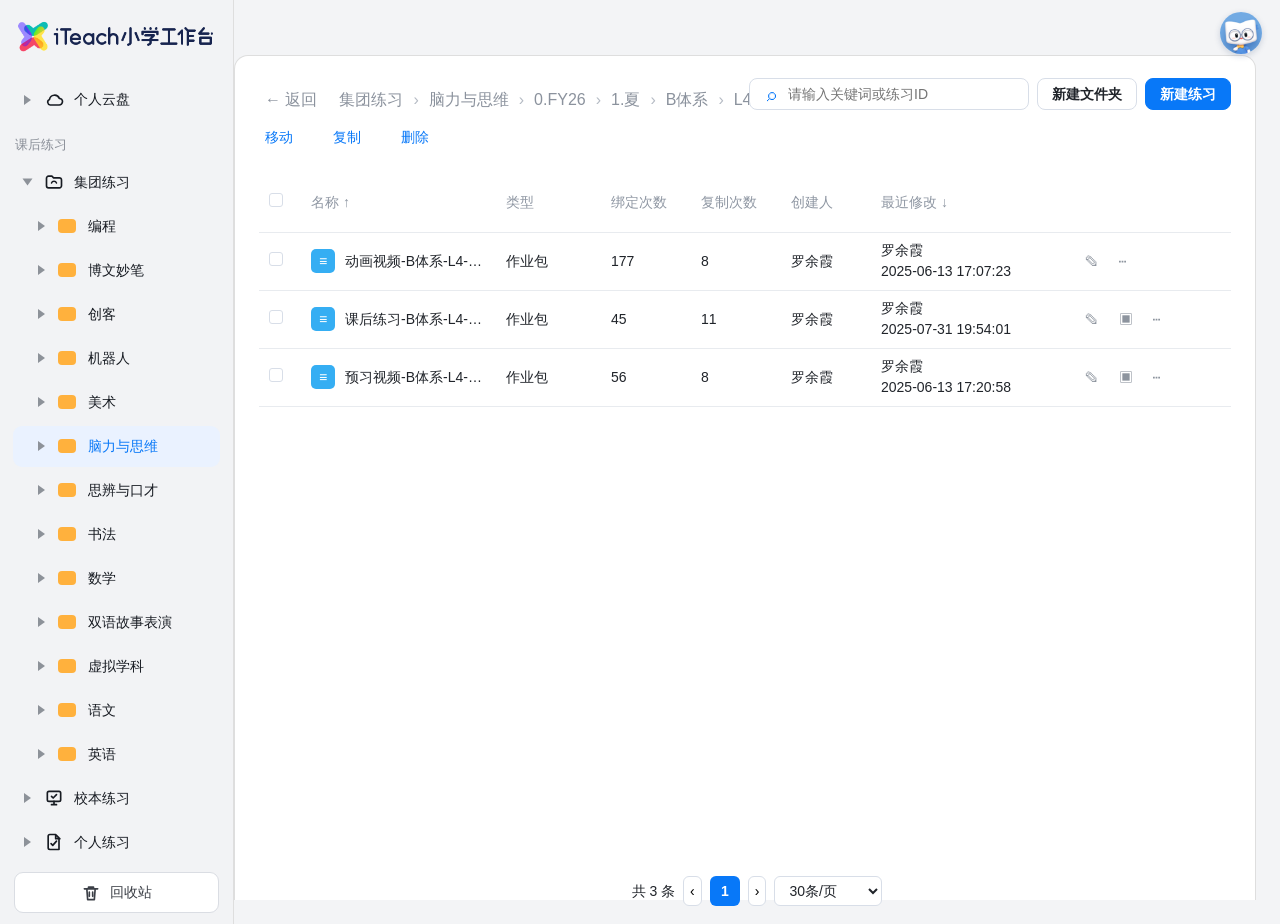
<file: index.html>
<!doctype html>
<html lang="zh-CN">
  <head>
    <meta charset="utf-8" />
    <meta name="viewport" content="width=device-width, initial-scale=1" />
    <title>iTeach小学工作台 - 新建费曼任务</title>
    <link rel="stylesheet" href="assets/styles.css" />
    <link rel="stylesheet" href="assets/question-picker.css" />
    <link rel="stylesheet" href="assets/image-upload.css" />
    <link rel="stylesheet" href="assets/rule-dialog.css" />
    <link rel="stylesheet" href="assets/student-preview.css" />
    <link rel="stylesheet" href="assets/creation-variants.css" />
  </head>
  <body>
    <div class="iteach-app">
      <aside class="iteach-sidebar">
        <div class="sidebar-logo"><img src="assets/iteach-logo.png" alt="iTeach小学工作台" /></div>
        <nav class="iteach-nav" aria-label="主导航">
          <a class="nav-row" href="#"><span class="tri"></span><span class="nav-icon icon-cloud"></span><span class="nav-label">个人云盘</span></a>
          <div class="nav-group-title">课后练习</div>
          <button class="nav-row expanded" id="group-practice-toggle" type="button" aria-expanded="true" aria-controls="group-practice-children"><span class="tri"></span><span class="nav-icon icon-folder-check"></span><span class="nav-label">集团练习</span></button>
          <div id="group-practice-children">
            <a class="nav-row folder-child" href="#"><span class="tri"></span><span class="folder-dot"></span><span class="nav-label">编程</span></a>
            <a class="nav-row folder-child" href="#"><span class="tri"></span><span class="folder-dot"></span><span class="nav-label">博文妙笔</span></a>
            <a class="nav-row folder-child" href="#"><span class="tri"></span><span class="folder-dot"></span><span class="nav-label">创客</span></a>
            <a class="nav-row folder-child" href="#"><span class="tri"></span><span class="folder-dot"></span><span class="nav-label">机器人</span></a>
            <a class="nav-row folder-child" href="#"><span class="tri"></span><span class="folder-dot"></span><span class="nav-label">美术</span></a>
            <a class="nav-row folder-child active" href="#" data-subject-entry="brain"><span class="tri"></span><span class="folder-dot"></span><span class="nav-label">脑力与思维</span></a>
            <a class="nav-row folder-child" href="#"><span class="tri"></span><span class="folder-dot"></span><span class="nav-label">思辨与口才</span></a>
            <a class="nav-row folder-child" href="#"><span class="tri"></span><span class="folder-dot"></span><span class="nav-label">书法</span></a>
            <a class="nav-row folder-child" href="#"><span class="tri"></span><span class="folder-dot"></span><span class="nav-label">数学</span></a>
            <a class="nav-row folder-child" href="#" data-subject-entry="bilingual"><span class="tri"></span><span class="folder-dot"></span><span class="nav-label">双语故事表演</span></a>
            <a class="nav-row folder-child" href="#"><span class="tri"></span><span class="folder-dot"></span><span class="nav-label">虚拟学科</span></a>
            <a class="nav-row folder-child" href="#"><span class="tri"></span><span class="folder-dot"></span><span class="nav-label">语文</span></a>
            <a class="nav-row folder-child" href="#"><span class="tri"></span><span class="folder-dot"></span><span class="nav-label">英语</span></a>
          </div>
          <a class="nav-row" href="#"><span class="tri"></span><span class="nav-icon icon-screen-check"></span><span class="nav-label">校本练习</span></a>
          <a class="nav-row" href="#"><span class="tri"></span><span class="nav-icon icon-file-check"></span><span class="nav-label">个人练习</span></a>
          <a class="nav-row expanded" href="#"><span class="tri"></span><span class="nav-icon icon-link"></span><span class="nav-label">绑定练习</span></a>
          <a class="nav-row child" href="pages/class-detail.html"><span class="nav-icon icon-clipboard"></span><span class="nav-label">班级练习详情</span></a>
        </nav>
        <button class="recycle" type="button"><span class="nav-icon icon-trash"></span><span>回收站</span></button>
      </aside>

      <main class="iteach-main">
        <div class="avatar" aria-label="当前用户">owl</div>
        <section class="workspace">
          <header class="workspace-head">
            <div class="path-tools">
              <div class="workspace-path"><button class="back-link" type="button">← 返回</button><span>集团练习</span><span id="workspace-subject-label">脑力与思维</span><span>0.FY26</span><span>1.夏</span><span>B体系</span><span>L4-B</span><strong>第2章-和差倍综合<span class="title-count">（共3个）</span></strong></div>
              <div class="list-tools"><button type="button">移动</button><button type="button">复制</button><button type="button">删除</button></div>
            </div>
            <div class="head-actions">
              <label class="search" aria-label="搜索"><span>⌕</span><input placeholder="请输入关键词或练习ID" /></label>
              <button class="btn" type="button">新建文件夹</button>
              <div class="new-menu">
                <button class="btn primary" id="new-practice-btn" type="button">新建练习</button>
                <div class="menu-popover new-menu-popover">
                  <button type="button">口语跟读</button>
                  <button type="button">单词听写</button>
                  <button type="button">主观题练习</button>
                  <button type="button">作业包</button>
                  <button id="new-feynman-ai-entry" type="button">费曼任务(AI)</button>
                  <button id="new-feynman-teacher-entry" type="button">费曼任务(真人)</button>
                </div>
              </div>
            </div>
          </header>

          <section class="resource-table">
            <table>
              <colgroup>
                <col class="col-select" />
                <col class="col-name" />
                <col class="col-type" />
                <col class="col-count" />
                <col class="col-count" />
                <col class="col-creator" />
                <col class="col-modified" />
                <col class="col-actions" />
              </colgroup>
              <thead>
                <tr>
                  <th class="select-col"><span class="checkbox"></span></th>
                  <th>名称 ↑</th>
                  <th>类型</th>
                  <th>绑定次数</th>
                  <th>复制次数</th>
                  <th>创建人</th>
                  <th>最近修改 ↓</th>
                  <th></th>
                </tr>
              </thead>
              <tbody>
                <tr>
                  <td><span class="checkbox"></span></td>
                  <td><span class="resource-name"><span class="doc-icon"></span><span class="resource-text">动画视频-B体系-L4-B-夏-第2章</span></span></td>
                  <td>作业包</td>
                  <td>177</td>
                  <td>8</td>
                  <td>罗余霞</td>
                  <td>罗余霞<br />2025-06-13 17:07:23</td>
                  <td><button class="row-icon" type="button">✎</button><button class="row-icon" type="button">⋯</button></td>
                </tr>
                <tr>
                  <td><span class="checkbox"></span></td>
                  <td><span class="resource-name"><span class="doc-icon"></span><span class="resource-text">课后练习-B体系-L4-B-夏-第2章</span></span></td>
                  <td>作业包</td>
                  <td>45</td>
                  <td>11</td>
                  <td>罗余霞</td>
                  <td>罗余霞<br />2025-07-31 19:54:01</td>
                  <td><button class="row-icon" type="button">✎</button><button class="row-icon" type="button">▣</button><button class="row-icon" type="button">⋯</button></td>
                </tr>
                <tr>
                  <td><span class="checkbox"></span></td>
                  <td><span class="resource-name"><span class="doc-icon"></span><span class="resource-text">预习视频-B体系-L4-B-夏-第2章</span></span></td>
                  <td>作业包</td>
                  <td>56</td>
                  <td>8</td>
                  <td>罗余霞</td>
                  <td>罗余霞<br />2025-06-13 17:20:58</td>
                  <td><button class="row-icon" type="button">✎</button><button class="row-icon" type="button">▣</button><button class="row-icon" type="button">⋯</button></td>
                </tr>
              </tbody>
            </table>
          </section>
          <div class="pagination"><span>共 3 条</span><button type="button">‹</button><strong>1</strong><button type="button">›</button><select><option>30条/页</option></select></div>
        </section>
      </main>
    </div>

    <section class="modal-layer" id="name-dialog" hidden>
      <div class="name-dialog">
        <header><h2>新建练习</h2><button class="close-btn" id="close-name-dialog" type="button">×</button></header>
        <textarea id="practice-name" rows="3" placeholder="请输入名称（必填）">动物城单位换算秘籍</textarea>
        <footer><button class="btn" id="cancel-name" type="button">取消</button><button class="btn primary" id="confirm-name" type="button">确定</button></footer>
      </div>
    </section>

    <section class="modal-layer full" id="creation-modal" hidden>
      <div class="creation-modal">
        <header class="creation-head">
          <div class="creation-title"><span class="creation-icon">费</span><h2 id="creation-title">新建费曼任务-动物城单位换算秘籍</h2></div>
          <button class="close-btn" id="close-creation-modal" type="button">×</button>
        </header>

        <div class="creation-body">
          <aside class="creation-rail">
            <button class="source-tab active" data-anchor-target="content-section" type="button">费曼内容</button>
            <button class="source-tab" id="rail-rule-tab" data-anchor-target="rule-section" type="button">费曼规则</button>
            <button class="source-tab" data-anchor-target="preview-submit-section" type="button">预览提交</button>
          </aside>
          <main class="creation-work">
            <section class="section-panel content-preview-panel" id="content-section">
              <div class="section-body content-preview-layout">
                <div class="content-edit-area">
                  <div class="content-column-head">
                    <div><h2>费曼内容</h2><p>学生在小学堂小程序中看到的讲解材料。</p></div>
                    <div class="segment story-content-tabs" id="story-content-tabs" hidden><button class="active" data-story-content-tab="graphic" type="button">图文</button><button data-story-content-tab="question" type="button">题目</button></div>
                    <div class="segment" id="content-type-segment"><button class="active" data-content-type="question" type="button" hidden>题目</button><button data-content-type="image" type="button">图片</button><button data-content-type="video" type="button">视频</button></div>
                  </div>
                  <div class="field shared-prompt" id="shared-prompt-field"><label>练习要求</label><input id="student-prompt-input" value="请先观察这张单位换算秘籍，再像小老师一样讲清不同单位家族的换算方法。" /></div>
                  <div data-content-panel="question">
                    <div class="field question-source-field">
                      <label>题目来源</label>
                      <div class="question-source-line">
                        <select id="question-source"><option value="bank">从题库引用</option></select>
                        <button class="btn" id="open-question-picker" type="button">题库选题</button>
                      </div>
                    </div>
                    <div class="field">
                      <label>题目内容</label>
                      <textarea id="question-content-input" rows="3" hidden></textarea>
                      <article class="question-stem-card empty" id="question-stem-card" aria-label="题目内容">
                        <p>暂未选择题目，请点击“题库选题”添加题目。</p>
                        <div class="grid-thumb stem-grid" aria-hidden="true"></div>
                      </article>
                    </div>
                  </div>
                  <div data-content-panel="image" hidden>
                    <div class="image-upload-card" data-image-upload>
                      <button class="image-upload-preview" id="image-preview-box" type="button" aria-label="选择图片"><span>+</span><img id="image-preview" alt="" hidden /></button>
                      <strong id="image-card-title">未上传图片</strong>
                      <p id="image-card-desc">请先选择本地图片，上传后学生才会在小学堂中看到。</p>
                      <div class="image-upload-actions">
                        <button class="btn" id="image-pick-button" type="button">选择图片</button>
                        <button class="btn primary" id="image-upload-button" type="button" hidden disabled>上传图片</button>
                        <input id="image-file-input" type="file" accept="image/*" hidden />
                      </div>
                      <p class="image-upload-status" id="image-upload-status">选中图片后可上传。</p>
                      <p class="image-file-name" id="image-file-name"></p>
                    </div>
                  </div>
                  <div data-content-panel="video" hidden><div class="upload-box"><strong>上传视频素材</strong><span>支持课程片段、实验视频、老师示范讲解。</span><button class="btn" type="button">选择视频</button></div></div>
                  <div class="story-content-dialog" id="story-content-dialog" hidden>
                    <div class="story-input-zone" aria-label="双语故事表演内容输入">
                      <div class="story-attachment-list" id="story-attachment-list" hidden>
                        <article class="rule-attachment image" id="story-image-file" hidden>
                          <button class="attachment-preview" id="preview-story-image" type="button"><span>图</span><strong>布置作业截图.png</strong></button><button id="delete-story-image" type="button">×</button>
                        </article>
                        <article class="rule-attachment video" id="story-video-file" hidden>
                          <button class="attachment-preview" id="play-story-video" type="button"><span>视</span><strong>学员作答视频.mp4</strong></button><button id="delete-story-video" type="button">×</button>
                        </article>
                      </div>
                      <textarea id="story-prompt-input" rows="5" placeholder="请输入学生侧提示语，例如：请根据题目讲清做题方法、判断依据和易错点。">请根据老师布置的英语题目，用语音或视频讲清楚每道题的做题方法、判断依据，以及容易出错的地方。</textarea>
                      <div class="rule-input-toolbar">
                        <div class="rule-input-left">
                          <button class="tool-pill" id="story-image-upload" type="button">添加图片</button>
                          <button class="tool-pill" id="story-video-upload" type="button">上传视频</button>
                        </div>
                      </div>
                    </div>
                  </div>
                </div>
                <section class="student-preview-card">
                  <h2>小学堂预览</h2>
                  <div class="practice-phone" aria-label="小学堂学生端预览">
                    <span class="practice-phone-power" aria-hidden="true"></span>
                    <div class="practice-phone-shell">
                      <div class="practice-phone-title">我的练习</div>
                      <div class="practice-phone-body">
                        <section class="practice-task-card">
                          <p class="practice-prompt" id="preview-prompt">请先观察这张单位换算秘籍，再像小老师一样讲清不同单位家族的换算方法。</p>
                          <div class="practice-material image empty" id="preview-media"><span>未上传图片</span></div>
                        </section>
                      </div>
                      <div class="practice-phone-footer"><button type="button">提交练习</button></div>
                    </div>
                  </div>
                </section>
              </div>
            </section>

            <section class="section-panel" id="rule-section">
              <div class="section-head"><div><h2>费曼规则</h2><p>AI 费曼报告的判别依据</p></div></div>
              <div class="section-body rule-dialog-body">
                <section class="rule-dialog">
                  <div class="rule-chat-zone" aria-label="费曼规则对话区域">
                    <div class="rule-zone-title"><strong>对话区域</strong><span>AI 将根据老师输入的信息总结、归纳、抽取成费曼规则</span></div>
                    <div class="rule-message ai">
                      <div class="rule-message-bubble">请通过文字、语音或视频描述规则，点击发送后，AI 会整理为可用于报告评分的费曼规则。</div>
                    </div>
                  </div>

                  <div class="rule-input-zone" aria-label="费曼规则信息输入区域">
                    <div class="quick-rule-tags" id="quick-rule-tags" aria-label="快捷费曼规则标签">
                      <span>快捷费曼规则</span>
                      <button type="button" data-rule-tag="grammar">语法依据讲解</button>
                      <button type="button" data-rule-tag="choice">选项排除说明</button>
                      <button type="button" data-rule-tag="error">错因定位追问</button>
                      <button type="button" data-rule-tag="expression">表达清晰度</button>
                    </div>
                    <div class="rule-attachment-list" id="rule-attachment-list">
                      <article class="rule-attachment image" id="rule-image-file" hidden>
                        <button class="attachment-preview" id="preview-rule-image" type="button"><span>图</span><strong>规则说明图片.png</strong></button><button id="delete-rule-image" type="button">×</button>
                      </article>
                      <article class="rule-attachment voice" id="rule-voice-file" hidden>
                        <button class="attachment-preview" id="play-rule-voice" type="button"><span>音</span><strong>单位换算规则录音.m4a</strong></button><button id="delete-rule-voice" type="button">×</button>
                      </article>
                      <article class="rule-attachment video" id="rule-video-file" hidden>
                        <button class="attachment-preview" id="play-rule-video" type="button"><span>视</span><strong>单位换算规则说明.mp4</strong></button><button id="delete-rule-video" type="button">×</button>
                      </article>
                      <article class="rule-attachment video" id="bank-rule-video-file" hidden>
                        <button class="attachment-preview" id="play-bank-rule-video" type="button"><span>视</span><strong>题库讲解视频.mp4</strong></button><button id="delete-bank-rule-video" type="button">×</button>
                      </article>
                    </div>
                    <textarea id="rule-prompt" rows="4" placeholder="请描述您想咨询的问题，按Shift+Enter换行，按Enter直接发送。">请围绕学生提交的英语题目讲解语音/视频，抽取一套费曼报告评分规则：重点判断学生是否讲清题意、语法依据、选项排除过程、错因分析和表达清晰度。</textarea>
                    <div class="rule-input-toolbar">
                      <div class="rule-input-left">
                        <button class="tool-pill" id="rule-image-upload" type="button">添加图片</button>
                        <button class="tool-pill" id="rule-voice-record" type="button">语音输入</button>
                        <button class="tool-pill" id="rule-video-upload" type="button"><span id="rule-video-source-title">上传视频</span></button>
                      </div>
                      <button class="send-rule-btn" id="send-rule-message" type="button" aria-label="发送">↑</button>
                    </div>
                  </div>
                </section>
              </div>
            </section>
          </main>

          <aside class="creation-side">
            <div data-side-default></div>
            <section class="question-picker-panel" data-question-picker hidden>
              <header class="picker-head"><button type="button">‹</button><strong>试题库</strong><span>试卷库</span><em>脑力与思维 ▾</em></header>
              <div class="picker-tabs"><button class="active" type="button">本地题库</button><button type="button">学科网题库</button><button type="button">菁优网题库</button><label><input placeholder="请输入关键词" /><button type="button">⌕</button></label></div>
              <div class="picker-filters">
                <div class="filter-row"><b>知识树</b><select><option>请选择</option></select></div>
                <div class="filter-row"><b>来源/试卷类型</b><span class="active">全部</span><span>小升初真题</span><span>市场教辅</span><span>进门测</span><span>出门测</span><span>期末测试</span><span>月考</span><span>单元测试</span></div>
                <div class="filter-row"><b>题型</b><span class="active">全部</span><span>单选题</span><span>多选题</span><span>填空题</span><span>解答题</span><span>判断题</span><span>计算题</span><span>应用题</span></div>
                <div class="filter-row"><b>难度</b><span class="active">全部</span><span>容易</span><span>较易</span><span>一般</span><span>较难</span><span>困难</span></div>
                <div class="filter-row select-row"><b>地区</b><select><option>请选择地区</option></select></div>
                <div class="filter-row select-row"><b>更多条件</b><select><option>请选择年份</option></select><select><option>请选择年级</option></select><select><option>请选择学期</option></select></div>
              </div>
              <div class="picker-summary"><span>共筛选 <strong>10000</strong> 道题</span><button type="button">综合排序</button><button type="button">测试版</button><button type="button">最新 ↓</button><a href="#">全部添加</a></div>
              <div class="question-card selected">
                <div class="q-meta"><span>一般</span><b>填空题</b><em>来源:2023-2024学年校内题库...</em><strong>长方体体积（5年级）</strong></div>
                <div class="q-body image-question"><i>1</i><img src="assets/question-volume-water.png" alt="长方体玻璃缸水深变化题" /></div>
                <footer><a href="#">“线上/线下”均可使用</a><span>更新:2026-06-15 15:24:28</span><button type="button">纠错</button><button type="button">展开解析</button><strong>已加入</strong></footer>
              </div>
              <div class="question-card selected">
                <div class="q-meta"><span>一般</span><b>解答题</b><em>来源:2023-2024学年校内题库...</em><strong>长方体棱长和（5年级）</strong></div>
                <div class="q-body image-question"><i>2</i><img src="assets/question-gift-ribbon.png" alt="礼盒彩带长度题" /></div>
                <footer><a href="#">“线上/线下”均可使用</a><span>更新:2026-06-15 15:23:37</span><button type="button">纠错</button><button type="button">展开解析</button><strong>已加入</strong></footer>
              </div>
              <div class="picker-footer"><span>已添加 <strong>2</strong> 个题目</span><button type="button">取消</button><button class="primary" type="button">完成添加</button></div>
            </section>
          </aside>
        </div>

        <footer class="creation-footer" id="preview-submit-section"><span hidden></span><div class="inline-actions"><button class="btn" id="save-draft" type="button">取消创建</button><button class="btn primary" id="publish-button" type="button">完成创建</button></div></footer>
      </div>
    </section>

    <section class="modal-layer" id="voice-record-dialog" hidden>
      <div class="rule-file-dialog">
        <header><h2>老师语音录入</h2><button class="close-btn" id="close-voice-dialog" type="button">×</button></header>
        <div class="rule-record-body">
          <div class="record-visual"><span></span><span></span><span></span><span></span></div>
          <strong>正在录制费曼规则说明</strong>
          <p>请描述 AI 应如何追问、纠错和评分。原型中点击“完成录音”即可生成录音文件。</p>
        </div>
        <footer><button class="btn" id="cancel-voice-record" type="button">取消</button><button class="btn primary" id="finish-voice-record" type="button">完成录音</button></footer>
      </div>
    </section>

    <section class="modal-layer" id="image-upload-dialog" hidden>
      <div class="rule-file-dialog">
        <header><h2>添加图片</h2><button class="close-btn" id="close-image-dialog" type="button">×</button></header>
        <div class="rule-upload-body">
          <div class="video-upload-drop"><span>+</span><strong>选择规则说明图片</strong><em>支持课堂板书、解题步骤或参考资料截图</em></div>
          <p>原型中点击“选择图片”即可生成图片附件，用于发送到对话区域。</p>
        </div>
        <footer><button class="btn" id="cancel-rule-image" type="button">取消</button><button class="btn primary" id="finish-rule-image" type="button">选择图片</button></footer>
      </div>
    </section>

    <section class="modal-layer" id="video-upload-dialog" hidden>
      <div class="rule-file-dialog">
        <header><h2>上传视频录入</h2><button class="close-btn" id="close-video-dialog" type="button">×</button></header>
        <div class="rule-upload-body">
          <div class="video-upload-drop"><span>+</span><strong>上传规则说明视频</strong><em>支持老师示范讲解、课程片段或录屏说明</em></div>
          <p>原型中点击“上传视频”即可生成视频文件，用于发送后生成费曼规则。</p>
        </div>
        <footer><button class="btn" id="cancel-video-upload" type="button">取消</button><button class="btn primary" id="finish-video-upload" type="button">上传视频</button></footer>
      </div>
    </section>

    <div class="toast" id="toast" role="status"></div>
    <script src="assets/app.js"></script>
  </body>
</html>
</file>
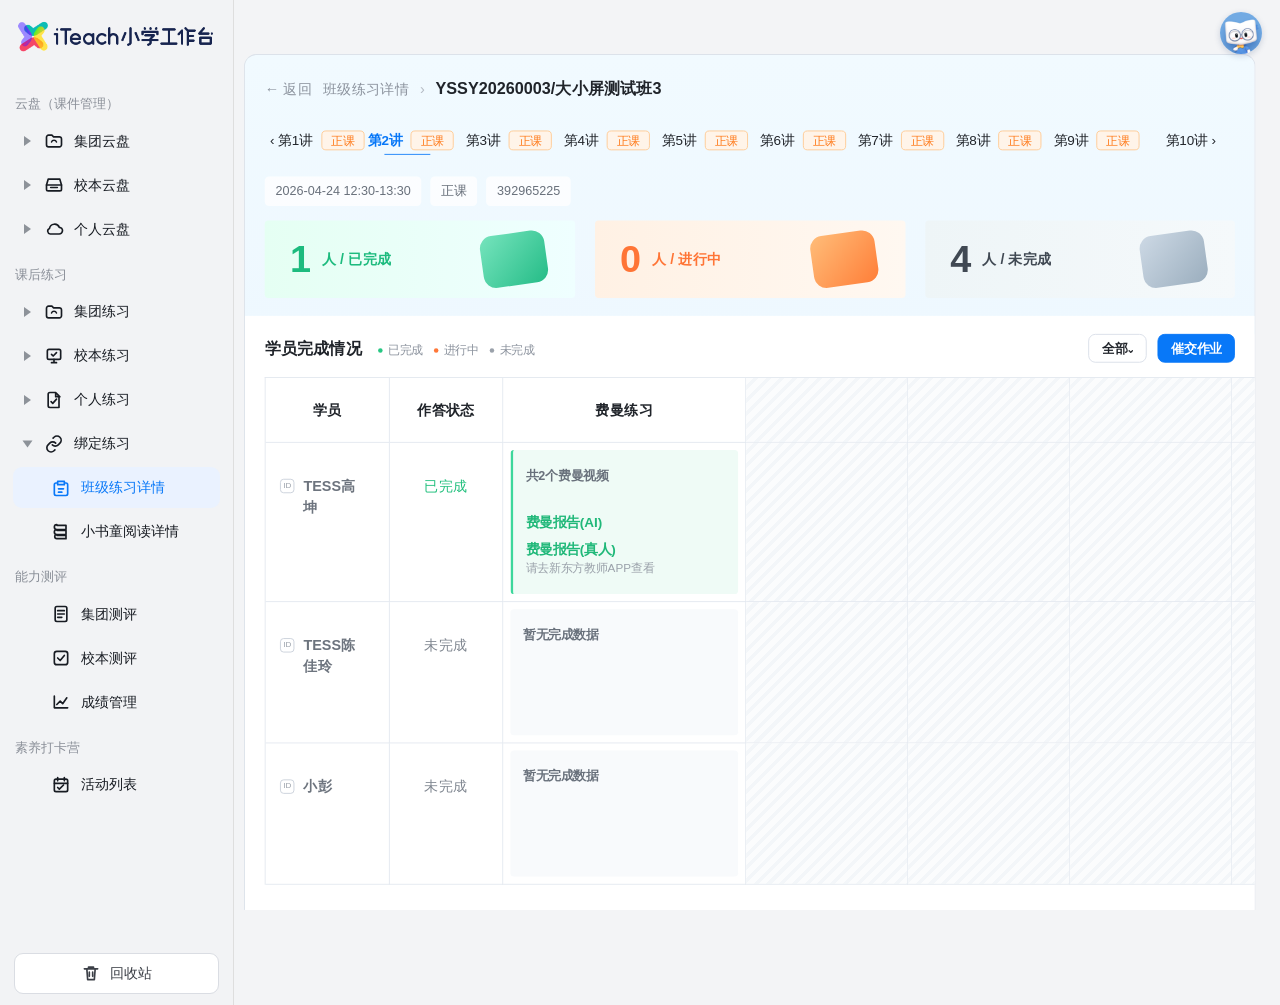
<file: pages/class-detail.html>
<!doctype html>
<html lang="zh-CN">
  <head>
    <meta charset="utf-8" />
    <meta name="viewport" content="width=device-width, initial-scale=1" />
    <title>班级练习详情 - 原型</title>
    <link rel="stylesheet" href="../assets/styles.css" />
    <link rel="stylesheet" href="../assets/class-detail.css" />
  </head>
  <body>
    <div class="app">
      <aside class="iteach-sidebar">
        <div class="sidebar-logo"><img src="../assets/iteach-logo.png" alt="iTeach小学工作台" /></div>
        <nav class="iteach-nav" aria-label="主导航">
          <div class="nav-group-title">云盘（课件管理）</div>
          <a class="nav-row" href="#"><span class="tri"></span><span class="nav-icon icon-folder-cloud"></span><span class="nav-label">集团云盘</span></a>
          <a class="nav-row" href="#"><span class="tri"></span><span class="nav-icon icon-drive"></span><span class="nav-label">校本云盘</span></a>
          <a class="nav-row" href="#"><span class="tri"></span><span class="nav-icon icon-cloud"></span><span class="nav-label">个人云盘</span></a>
          <div class="nav-group-title">课后练习</div>
          <a class="nav-row" href="../index.html"><span class="tri"></span><span class="nav-icon icon-folder-check"></span><span class="nav-label">集团练习</span></a>
          <a class="nav-row" href="../index.html"><span class="tri"></span><span class="nav-icon icon-screen-check"></span><span class="nav-label">校本练习</span></a>
          <a class="nav-row" href="../index.html"><span class="tri"></span><span class="nav-icon icon-file-check"></span><span class="nav-label">个人练习</span></a>
          <a class="nav-row expanded" href="#"><span class="tri"></span><span class="nav-icon icon-link"></span><span class="nav-label">绑定练习</span></a>
          <a class="nav-row child active" href="class-detail.html"><span class="nav-icon icon-clipboard"></span><span class="nav-label">班级练习详情</span></a>
          <a class="nav-row child" href="#"><span class="nav-icon icon-book-stack"></span><span class="nav-label">小书童阅读详情</span></a>
          <div class="nav-group-title">能力测评</div>
          <a class="nav-row child" href="#"><span class="nav-icon icon-report"></span><span class="nav-label">集团测评</span></a>
          <a class="nav-row child" href="#"><span class="nav-icon icon-check-square"></span><span class="nav-label">校本测评</span></a>
          <a class="nav-row child" href="#"><span class="nav-icon icon-chart"></span><span class="nav-label">成绩管理</span></a>
          <div class="nav-group-title">素养打卡营</div>
          <a class="nav-row child" href="#"><span class="nav-icon icon-calendar-check"></span><span class="nav-label">活动列表</span></a>
        </nav>
        <button class="recycle" type="button"><span class="nav-icon icon-trash"></span><span>回收站</span></button>
      </aside>

      <main class="main class-detail-main">
        <div class="avatar" aria-label="当前用户">owl</div>
        <section class="class-detail-shell">
          <header class="class-detail-head">
            <div class="class-breadcrumb"><a href="../index.html">← 返回</a><span>班级练习详情</span><strong>YSSY20260003/大小屏测试班3</strong></div>
            <nav class="lesson-tabs" aria-label="课次切换">
              <button type="button">‹ 第1讲 <span>正课</span></button>
              <button class="active" type="button">第2讲 <span>正课</span></button>
              <button type="button">第3讲 <span>正课</span></button>
              <button type="button">第4讲 <span>正课</span></button>
              <button type="button">第5讲 <span>正课</span></button>
              <button type="button">第6讲 <span>正课</span></button>
              <button type="button">第7讲 <span>正课</span></button>
              <button type="button">第8讲 <span>正课</span></button>
              <button type="button">第9讲 <span>正课</span></button>
              <button type="button">第10讲 ›</button>
            </nav>
            <div class="lesson-meta"><span>2026-04-24 12:30-13:30</span><span>正课</span><span>392965225</span></div>
          </header>

          <section class="completion-cards" aria-label="完成统计">
            <article class="complete">
              <strong>1</strong><span>人 / 已完成</span><em></em>
            </article>
            <article class="doing">
              <strong>0</strong><span>人 / 进行中</span><em></em>
            </article>
            <article class="pending">
              <strong>4</strong><span>人 / 未完成</span><em></em>
            </article>
          </section>

          <section class="student-completion">
            <div class="completion-head">
              <div><h1>学员完成情况</h1><span class="legend done">已完成</span><span class="legend doing">进行中</span><span class="legend pending">未完成</span></div>
              <div class="completion-actions"><button class="btn" type="button">全部⌄</button><button class="btn primary" type="button">催交作业</button></div>
            </div>

            <div class="completion-grid" role="table" aria-label="学员完成情况">
              <div class="grid-head student">学员</div>
              <div class="grid-head status-col">作答状态</div>
              <div class="grid-head task-col">费曼练习</div>
              <div class="grid-head blank"></div>
              <div class="grid-head blank"></div>
              <div class="grid-head blank"></div>
              <div class="grid-head blank"></div>

              <div class="student-cell"><span class="student-id">ID</span><strong>TESS高<br />坤</strong></div>
              <div class="status-cell done">已完成</div>
              <div class="task-cell">
                <div class="feynman-task done">
                  <span>共2个费曼视频</span>
                  <div class="report-entry-group">
                    <a href="report.html">费曼报告(AI)</a>
                    <a href="report-human.html">费曼报告(真人)</a>
                  </div>
                  <em>请去新东方教师APP查看</em>
                </div>
              </div>
              <div class="empty-col"></div>
              <div class="empty-col"></div>
              <div class="empty-col"></div>
              <div class="empty-col"></div>

              <div class="student-cell"><span class="student-id">ID</span><strong>TESS陈<br />佳玲</strong></div>
              <div class="status-cell">未完成</div>
              <div class="task-cell"><div class="empty-task">暂无完成数据</div></div>
              <div class="empty-col"></div>
              <div class="empty-col"></div>
              <div class="empty-col"></div>
              <div class="empty-col"></div>

              <div class="student-cell"><span class="student-id">ID</span><strong>小彭</strong></div>
              <div class="status-cell">未完成</div>
              <div class="task-cell"><div class="empty-task">暂无完成数据</div></div>
              <div class="empty-col"></div>
              <div class="empty-col"></div>
              <div class="empty-col"></div>
              <div class="empty-col"></div>
            </div>
          </section>
        </section>
      </main>
    </div>
  </body>
</html>
</file>
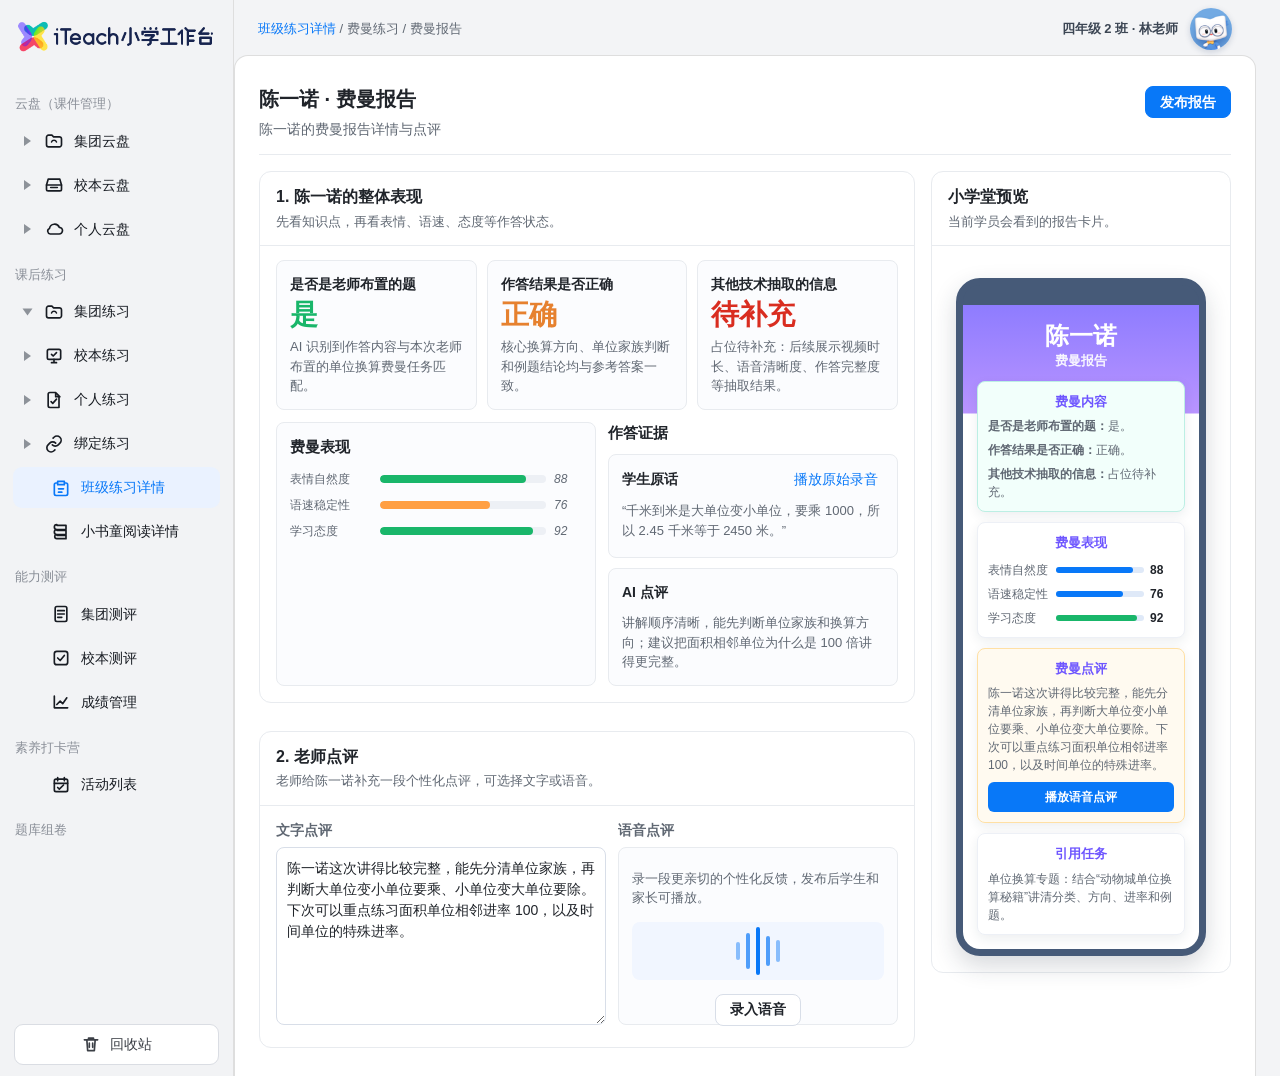
<file: pages/report.html>
<!doctype html>
<html lang="zh-CN">
  <head>
    <meta charset="utf-8" />
    <meta name="viewport" content="width=device-width, initial-scale=1" />
    <title>陈一诺 · 费曼报告 - 原型</title>
    <link rel="stylesheet" href="../assets/styles.css?v=report-polish-20260615" />
  </head>
  <body>
    <div class="app">
      <aside class="iteach-sidebar">
        <div class="sidebar-logo"><img src="../assets/iteach-logo.png" alt="iTeach小学工作台" /></div>
        <nav class="iteach-nav" aria-label="主导航">
          <div class="nav-group-title">云盘（课件管理）</div>
          <a class="nav-row" href="#"><span class="tri"></span><span class="nav-icon icon-folder-cloud"></span><span class="nav-label">集团云盘</span></a>
          <a class="nav-row" href="#"><span class="tri"></span><span class="nav-icon icon-drive"></span><span class="nav-label">校本云盘</span></a>
          <a class="nav-row" href="#"><span class="tri"></span><span class="nav-icon icon-cloud"></span><span class="nav-label">个人云盘</span></a>
          <div class="nav-group-title">课后练习</div>
          <a class="nav-row expanded" href="../index.html"><span class="tri"></span><span class="nav-icon icon-folder-check"></span><span class="nav-label">集团练习</span></a>
          <a class="nav-row" href="../index.html"><span class="tri"></span><span class="nav-icon icon-screen-check"></span><span class="nav-label">校本练习</span></a>
          <a class="nav-row" href="../index.html"><span class="tri"></span><span class="nav-icon icon-file-check"></span><span class="nav-label">个人练习</span></a>
          <a class="nav-row" href="#"><span class="tri"></span><span class="nav-icon icon-link"></span><span class="nav-label">绑定练习</span></a>
          <a class="nav-row child active" href="class-detail.html"><span class="nav-icon icon-clipboard"></span><span class="nav-label">班级练习详情</span></a>
          <a class="nav-row child" href="#"><span class="nav-icon icon-book-stack"></span><span class="nav-label">小书童阅读详情</span></a>
          <div class="nav-group-title">能力测评</div>
          <a class="nav-row child" href="#"><span class="nav-icon icon-report"></span><span class="nav-label">集团测评</span></a>
          <a class="nav-row child" href="#"><span class="nav-icon icon-check-square"></span><span class="nav-label">校本测评</span></a>
          <a class="nav-row child" href="#"><span class="nav-icon icon-chart"></span><span class="nav-label">成绩管理</span></a>
          <div class="nav-group-title">素养打卡营</div>
          <a class="nav-row child" href="#"><span class="nav-icon icon-calendar-check"></span><span class="nav-label">活动列表</span></a>
          <div class="nav-group-title">题库组卷</div>
          <a class="nav-row child" href="#"><span class="nav-icon icon-edit-square"></span><span class="nav-label">我要组卷</span></a>
          <a class="nav-row child" href="#"><span class="nav-icon icon-clipboard-list"></span><span class="nav-label">集团试卷</span></a>
          <a class="nav-row child" href="#"><span class="nav-icon icon-book-open"></span><span class="nav-label">校本试卷</span></a>
        </nav>
        <button class="recycle" type="button"><span class="nav-icon icon-trash"></span><span>回收站</span></button>
      </aside>

      <main class="main">
        <header class="topbar">
          <div class="breadcrumb"><a class="link" href="class-detail.html">班级练习详情</a> / 费曼练习 / 费曼报告</div>
          <div class="user">四年级 2 班 · 林老师<span class="avatar" aria-label="当前用户">owl</span></div>
        </header>

        <section class="content">
          <div class="page-header sticky-report-head">
            <div>
              <h1 class="page-title">陈一诺 · 费曼报告</h1>
              <p class="page-desc">陈一诺的费曼报告详情与点评</p>
            </div>
            <div class="header-actions">
              <button class="btn primary" id="report-publish" type="button">发布报告</button>
            </div>
          </div>

          <div class="report-three-layout single-student-report">
            <div class="report-main">
              <section class="panel report-part">
                <div class="panel-header">
                  <div>
                    <h2 class="panel-title">1. 陈一诺的整体表现</h2>
                    <p class="panel-desc">先看知识点，再看表情、语速、态度等作答状态。</p>
                  </div>
                </div>
                <div class="panel-body">
                  <div class="knowledge-grid">
                    <section class="knowledge-card good">
                      <h3>是否是老师布置的题</h3>
                      <strong>是</strong>
                      <p>AI 识别到作答内容与本次老师布置的单位换算费曼任务匹配。</p>
                    </section>
                    <section class="knowledge-card missing">
                      <h3>作答结果是否正确</h3>
                      <strong>正确</strong>
                      <p>核心换算方向、单位家族判断和例题结论均与参考答案一致。</p>
                    </section>
                    <section class="knowledge-card weak">
                      <h3>其他技术抽取的信息</h3>
                      <strong>待补充</strong>
                      <p>占位待补充：后续展示视频时长、语音清晰度、作答完整度等抽取结果。</p>
                    </section>
                  </div>

                  <div class="analysis-layout">
                    <section class="dimension-board">
                      <div class="section-subhead">
                        <h3>费曼表现</h3>
                      </div>
                      <div class="dimension-bars">
                        <div class="dimension-row"><span>表情自然度</span><div class="bar-track"><span class="bar-fill success width-88"></span></div><em>88</em></div>
                        <div class="dimension-row"><span>语速稳定性</span><div class="bar-track"><span class="bar-fill warning width-66"></span></div><em>76</em></div>
                        <div class="dimension-row"><span>学习态度</span><div class="bar-track"><span class="bar-fill success width-92"></span></div><em>92</em></div>
                      </div>
                    </section>
                    <section>
                      <div class="section-subhead">
                        <h3>作答证据</h3>
                      </div>
                      <div class="evidence-list student-evidence-list">
                        <div class="evidence">
                          <div class="evidence-head"><strong>学生原话</strong><button class="link" id="open-original-audio" type="button">播放原始录音</button></div>
                          <p class="quote" id="student-quote">“千米到米是大单位变小单位，要乘 1000，所以 2.45 千米等于 2450 米。”</p>
                        </div>
                        <div class="evidence">
                          <div class="evidence-head"><strong>AI 点评</strong></div>
                          <p class="quote">讲解顺序清晰，能先判断单位家族和换算方向；建议把面积相邻单位为什么是 100 倍讲得更完整。</p>
                        </div>
                      </div>
                    </section>
                  </div>
                </div>
              </section>

              <section class="panel report-part">
                <div class="panel-header">
                  <div>
                    <h2 class="panel-title">2. 老师点评</h2>
                    <p class="panel-desc">老师给陈一诺补充一段个性化点评，可选择文字或语音。</p>
                  </div>
                </div>
                <div class="panel-body">
                  <div class="teacher-comment-grid">
                    <div class="field">
                      <label>文字点评</label>
                      <textarea id="teacher-note" rows="7">陈一诺这次讲得比较完整，能先分清单位家族，再判断大单位变小单位要乘、小单位变大单位要除。下次可以重点练习面积单位相邻进率 100，以及时间单位的特殊进率。</textarea>
                    </div>
                    <div class="field">
                      <label>语音点评</label>
                      <div class="voice-box">
                        <p>录一段更亲切的个性化反馈，发布后学生和家长可播放。</p>
                        <div class="voice-wave" aria-hidden="true"><span></span><span></span><span></span><span></span><span></span></div>
                        <div class="voice-actions"><button class="btn" id="teacher-voice-record" type="button">录入语音</button></div>
                      </div>
                      <div class="voice-file-row" id="teacher-voice-file" hidden><span>老师语音点评 · 00:18</span><button class="link" id="play-teacher-voice" type="button">播放</button><button class="link" id="delete-teacher-voice" type="button">删除</button></div>
                    </div>
                  </div>
                </div>
              </section>
            </div>

            <aside class="report-side">
              <section class="panel preview-panel">
                <div class="panel-header">
                  <div>
                    <h2 class="panel-title">小学堂预览</h2>
                    <p class="panel-desc">当前学员会看到的报告卡片。</p>
                  </div>
                </div>
                <div class="panel-body">
                  <div class="phone">
                    <div class="phone-bar"></div>
                    <div class="phone-content">
                      <h3 class="phone-report-title" id="phone-student-name"><strong>陈一诺</strong><span>费曼报告</span></h3>
                      <div class="phone-card preview-comment">
                        <strong>费曼内容</strong>
                        <p><b>是否是老师布置的题：</b>是。</p>
                        <p><b>作答结果是否正确：</b>正确。</p>
                        <p><b>其他技术抽取的信息：</b>占位待补充。</p>
                      </div>
                      <div class="phone-card preview-dimensions">
                        <strong>费曼表现</strong>
                        <div class="mini-dimension-list">
                          <span>表情自然度 <em>88</em></span>
                          <span>语速稳定性 <em>76</em></span>
                          <span>学习态度 <em>92</em></span>
                        </div>
                      </div>
                      <div class="phone-card preview-teacher">
                        <strong>费曼点评</strong>
                        <p>陈一诺这次讲得比较完整，能先分清单位家族，再判断大单位变小单位要乘、小单位变大单位要除。下次可以重点练习面积单位相邻进率 100，以及时间单位的特殊进率。</p>
                        <button class="phone-audio" type="button">播放语音点评</button>
                      </div>
                      <div class="phone-card preview-task">
                        <strong>引用任务</strong>
                        <p>单位换算专题：结合“动物城单位换算秘籍”讲清分类、方向、进率和例题。</p>
                      </div>
                    </div>
                  </div>
                </div>
              </section>
            </aside>
          </div>
        </section>
      </main>
    </div>

    <section class="modal-layer report-dialog" id="original-audio-dialog" hidden>
      <div class="report-modal wide">
        <header><h2>原始作答录音</h2><button class="close-btn" id="close-original-audio" type="button">×</button></header>
        <div class="chat-replay">
          <div class="chat-row ai"><span>AI家长 00:08</span><p>你好！请问你是怎么知道换算联系方式的？</p></div>
          <div class="chat-row student"><span>00:14 陈一诺</span><p>我先看单位家族，再看大单位还是小单位。</p></div>
          <div class="chat-row ai"><span>AI家长 00:25</span><p>我们孩子学习也挺细致，方法一直没有大提升，我现在也比较头疼，正好你联系我了，想听听你的建议。</p></div>
          <div class="chat-row student"><span>00:32 陈一诺</span><p>大单位变小单位要乘，小单位变大单位要除。</p></div>
          <div class="chat-row ai"><span>AI家长 00:43</span><p>上课的老师是哪位？是在我的老师吗？</p></div>
        </div>
        <footer class="audio-player"><button class="play-dot" type="button">▶</button><div class="audio-track"><span></span></div><em>00:00 / 00:45</em></footer>
      </div>
    </section>

    <section class="modal-layer report-dialog" id="teacher-record-dialog" hidden>
      <div class="report-modal record">
        <header><h2>录入语音点评</h2><button class="close-btn" id="close-teacher-record" type="button">×</button></header>
        <div class="record-body">
          <div class="record-circle">录音中</div>
          <p>请录入给陈一诺和家长听的个性化点评。</p>
          <div class="voice-wave active" aria-hidden="true"><span></span><span></span><span></span><span></span><span></span></div>
        </div>
        <footer><button class="btn" id="cancel-teacher-record" type="button">取消</button><button class="btn primary" id="finish-teacher-record" type="button">完成录制</button></footer>
      </div>
    </section>

    <div class="toast" id="toast" role="status"></div>
    <script src="../assets/app.js"></script>
  </body>
</html>
</file>
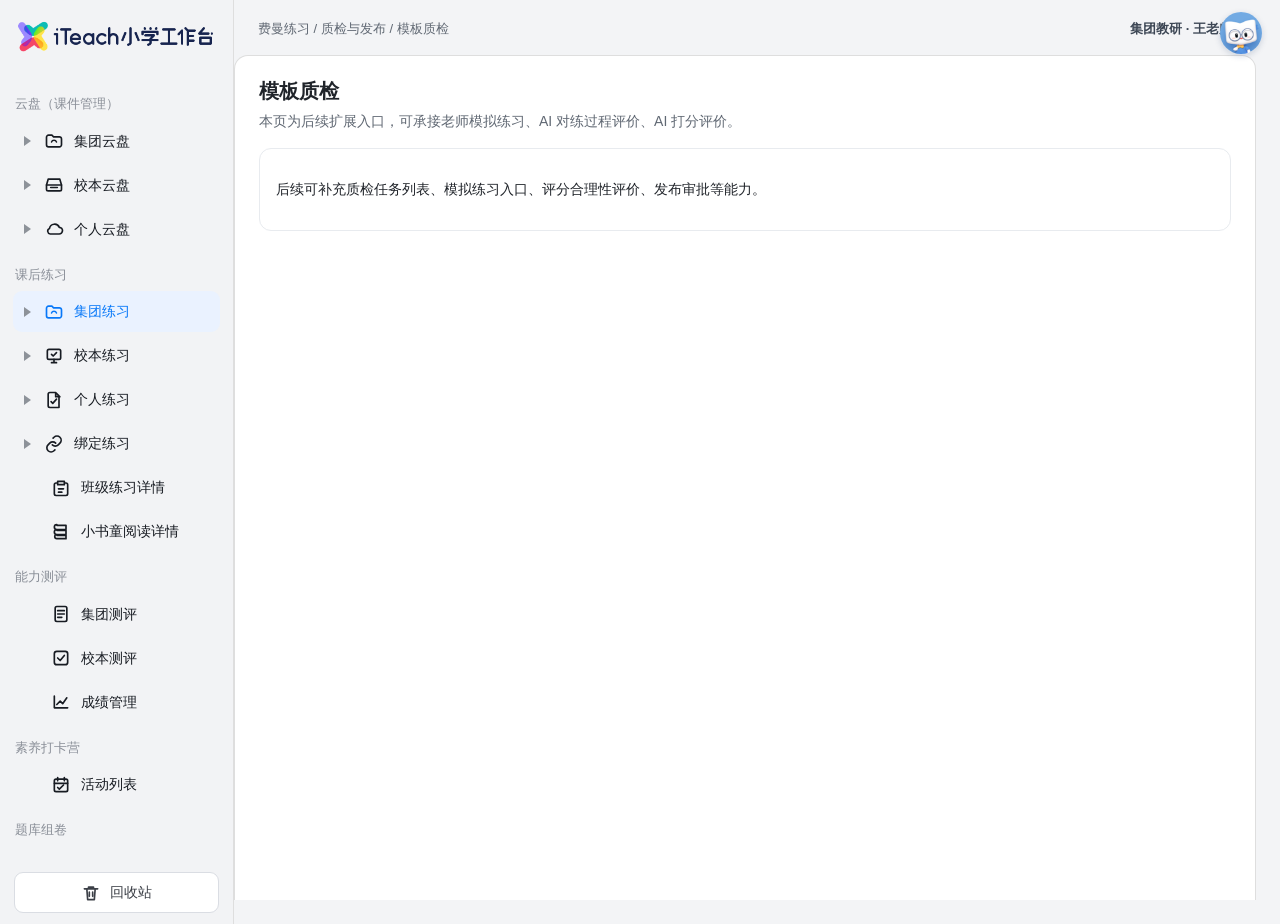
<file: pages/review.html>
<!doctype html>
<html lang="zh-CN">
  <head>
    <meta charset="utf-8" />
    <meta name="viewport" content="width=device-width, initial-scale=1" />
    <title>模板质检 - 原型</title>
    <link rel="stylesheet" href="../assets/styles.css" />
  </head>
  <body>
    <div class="app">
      <aside class="iteach-sidebar">
        <div class="sidebar-logo"><img src="../assets/iteach-logo.png" alt="iTeach小学工作台" /></div>
        <nav class="iteach-nav" aria-label="主导航">
          <div class="nav-group-title">云盘（课件管理）</div>
          <a class="nav-row" href="#"><span class="tri"></span><span class="nav-icon icon-folder-cloud"></span><span class="nav-label">集团云盘</span></a>
          <a class="nav-row" href="#"><span class="tri"></span><span class="nav-icon icon-drive"></span><span class="nav-label">校本云盘</span></a>
          <a class="nav-row" href="#"><span class="tri"></span><span class="nav-icon icon-cloud"></span><span class="nav-label">个人云盘</span></a>
          <div class="nav-group-title">课后练习</div>
          <a class="nav-row active" href="../index.html"><span class="tri"></span><span class="nav-icon icon-folder-check"></span><span class="nav-label">集团练习</span></a>
          <a class="nav-row" href="../index.html"><span class="tri"></span><span class="nav-icon icon-screen-check"></span><span class="nav-label">校本练习</span></a>
          <a class="nav-row" href="../index.html"><span class="tri"></span><span class="nav-icon icon-file-check"></span><span class="nav-label">个人练习</span></a>
          <a class="nav-row" href="#"><span class="tri"></span><span class="nav-icon icon-link"></span><span class="nav-label">绑定练习</span></a>
          <a class="nav-row child" href="#"><span class="nav-icon icon-clipboard"></span><span class="nav-label">班级练习详情</span></a>
          <a class="nav-row child" href="#"><span class="nav-icon icon-book-stack"></span><span class="nav-label">小书童阅读详情</span></a>
          <div class="nav-group-title">能力测评</div>
          <a class="nav-row child" href="#"><span class="nav-icon icon-report"></span><span class="nav-label">集团测评</span></a>
          <a class="nav-row child" href="#"><span class="nav-icon icon-check-square"></span><span class="nav-label">校本测评</span></a>
          <a class="nav-row child" href="#"><span class="nav-icon icon-chart"></span><span class="nav-label">成绩管理</span></a>
          <div class="nav-group-title">素养打卡营</div>
          <a class="nav-row child" href="#"><span class="nav-icon icon-calendar-check"></span><span class="nav-label">活动列表</span></a>
          <div class="nav-group-title">题库组卷</div>
          <a class="nav-row child" href="#"><span class="nav-icon icon-edit-square"></span><span class="nav-label">我要组卷</span></a>
          <a class="nav-row child" href="#"><span class="nav-icon icon-clipboard-list"></span><span class="nav-label">集团试卷</span></a>
          <a class="nav-row child" href="#"><span class="nav-icon icon-book-open"></span><span class="nav-label">校本试卷</span></a>
        </nav>
        <button class="recycle" type="button"><span class="nav-icon icon-trash"></span><span>回收站</span></button>
      </aside>
      <main class="main">
        <div class="avatar" aria-label="当前用户">owl</div>
        <header class="topbar">
          <div class="breadcrumb">费曼练习 / 质检与发布 / 模板质检</div>
          <div class="user">集团教研 · 王老师</div>
        </header>
        <section class="content">
          <div class="page-header">
            <div>
              <h1 class="page-title">模板质检</h1>
              <p class="page-desc">本页为后续扩展入口，可承接老师模拟练习、AI 对练过程评价、AI 打分评价。</p>
            </div>
          </div>
          <section class="panel">
            <div class="panel-body">
              <p>后续可补充质检任务列表、模拟练习入口、评分合理性评价、发布审批等能力。</p>
            </div>
          </section>
        </section>
      </main>
    </div>
  </body>
</html>
</file>
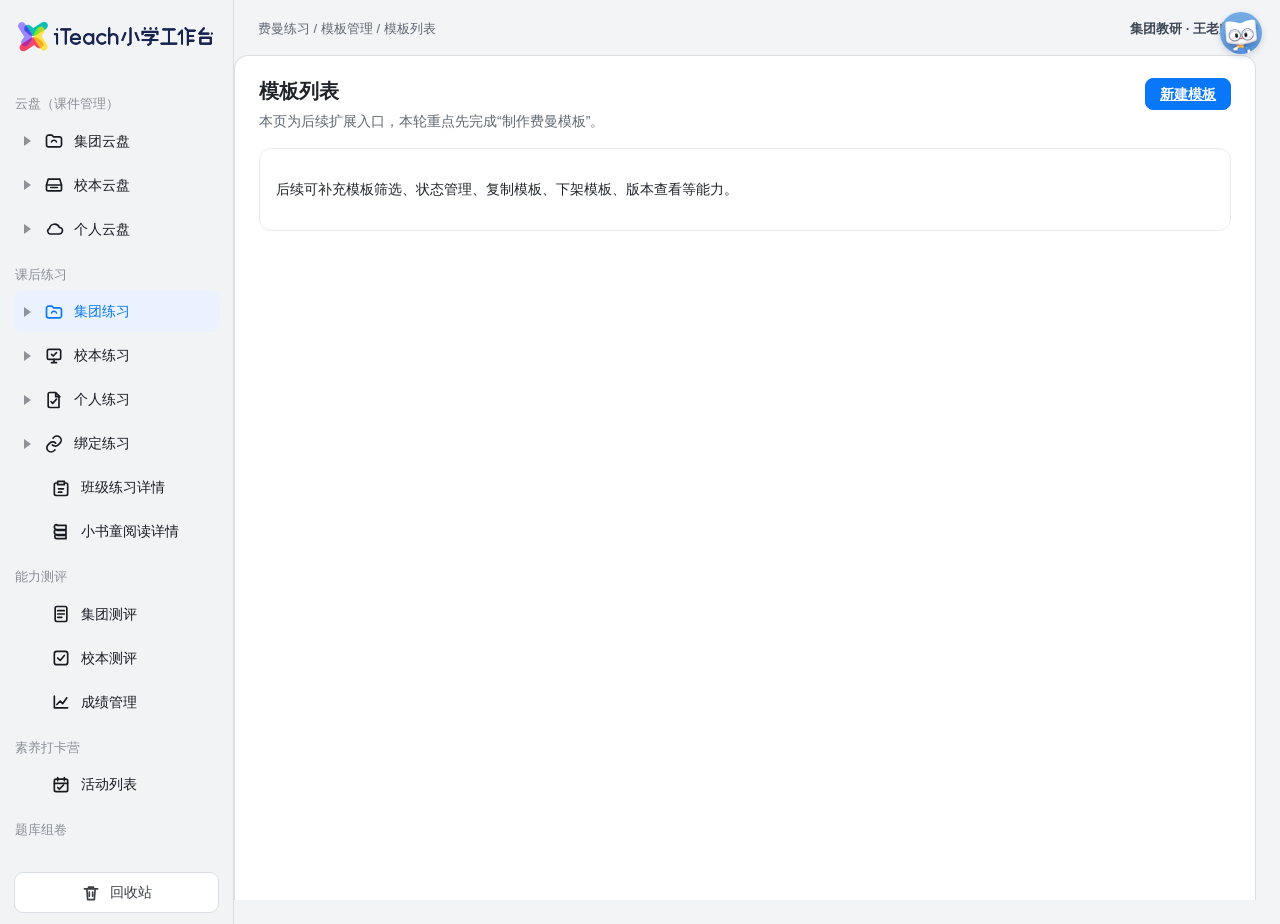
<file: pages/template-list.html>
<!doctype html>
<html lang="zh-CN">
  <head>
    <meta charset="utf-8" />
    <meta name="viewport" content="width=device-width, initial-scale=1" />
    <title>模板列表 - 原型</title>
    <link rel="stylesheet" href="../assets/styles.css" />
  </head>
  <body>
    <div class="app">
      <aside class="iteach-sidebar">
        <div class="sidebar-logo"><img src="../assets/iteach-logo.png" alt="iTeach小学工作台" /></div>
        <nav class="iteach-nav" aria-label="主导航">
          <div class="nav-group-title">云盘（课件管理）</div>
          <a class="nav-row" href="#"><span class="tri"></span><span class="nav-icon icon-folder-cloud"></span><span class="nav-label">集团云盘</span></a>
          <a class="nav-row" href="#"><span class="tri"></span><span class="nav-icon icon-drive"></span><span class="nav-label">校本云盘</span></a>
          <a class="nav-row" href="#"><span class="tri"></span><span class="nav-icon icon-cloud"></span><span class="nav-label">个人云盘</span></a>
          <div class="nav-group-title">课后练习</div>
          <a class="nav-row active" href="../index.html"><span class="tri"></span><span class="nav-icon icon-folder-check"></span><span class="nav-label">集团练习</span></a>
          <a class="nav-row" href="../index.html"><span class="tri"></span><span class="nav-icon icon-screen-check"></span><span class="nav-label">校本练习</span></a>
          <a class="nav-row" href="../index.html"><span class="tri"></span><span class="nav-icon icon-file-check"></span><span class="nav-label">个人练习</span></a>
          <a class="nav-row" href="#"><span class="tri"></span><span class="nav-icon icon-link"></span><span class="nav-label">绑定练习</span></a>
          <a class="nav-row child" href="#"><span class="nav-icon icon-clipboard"></span><span class="nav-label">班级练习详情</span></a>
          <a class="nav-row child" href="#"><span class="nav-icon icon-book-stack"></span><span class="nav-label">小书童阅读详情</span></a>
          <div class="nav-group-title">能力测评</div>
          <a class="nav-row child" href="#"><span class="nav-icon icon-report"></span><span class="nav-label">集团测评</span></a>
          <a class="nav-row child" href="#"><span class="nav-icon icon-check-square"></span><span class="nav-label">校本测评</span></a>
          <a class="nav-row child" href="#"><span class="nav-icon icon-chart"></span><span class="nav-label">成绩管理</span></a>
          <div class="nav-group-title">素养打卡营</div>
          <a class="nav-row child" href="#"><span class="nav-icon icon-calendar-check"></span><span class="nav-label">活动列表</span></a>
          <div class="nav-group-title">题库组卷</div>
          <a class="nav-row child" href="#"><span class="nav-icon icon-edit-square"></span><span class="nav-label">我要组卷</span></a>
          <a class="nav-row child" href="#"><span class="nav-icon icon-clipboard-list"></span><span class="nav-label">集团试卷</span></a>
          <a class="nav-row child" href="#"><span class="nav-icon icon-book-open"></span><span class="nav-label">校本试卷</span></a>
        </nav>
        <button class="recycle" type="button"><span class="nav-icon icon-trash"></span><span>回收站</span></button>
      </aside>
      <main class="main">
        <div class="avatar" aria-label="当前用户">owl</div>
        <header class="topbar">
          <div class="breadcrumb">费曼练习 / 模板管理 / 模板列表</div>
          <div class="user">集团教研 · 王老师</div>
        </header>
        <section class="content">
          <div class="page-header">
            <div>
              <h1 class="page-title">模板列表</h1>
              <p class="page-desc">本页为后续扩展入口，本轮重点先完成“制作费曼模板”。</p>
            </div>
            <a class="btn primary" href="../index.html">新建模板</a>
          </div>
          <section class="panel">
            <div class="panel-body">
              <p>后续可补充模板筛选、状态管理、复制模板、下架模板、版本查看等能力。</p>
            </div>
          </section>
        </section>
      </main>
    </div>
  </body>
</html>
</file>
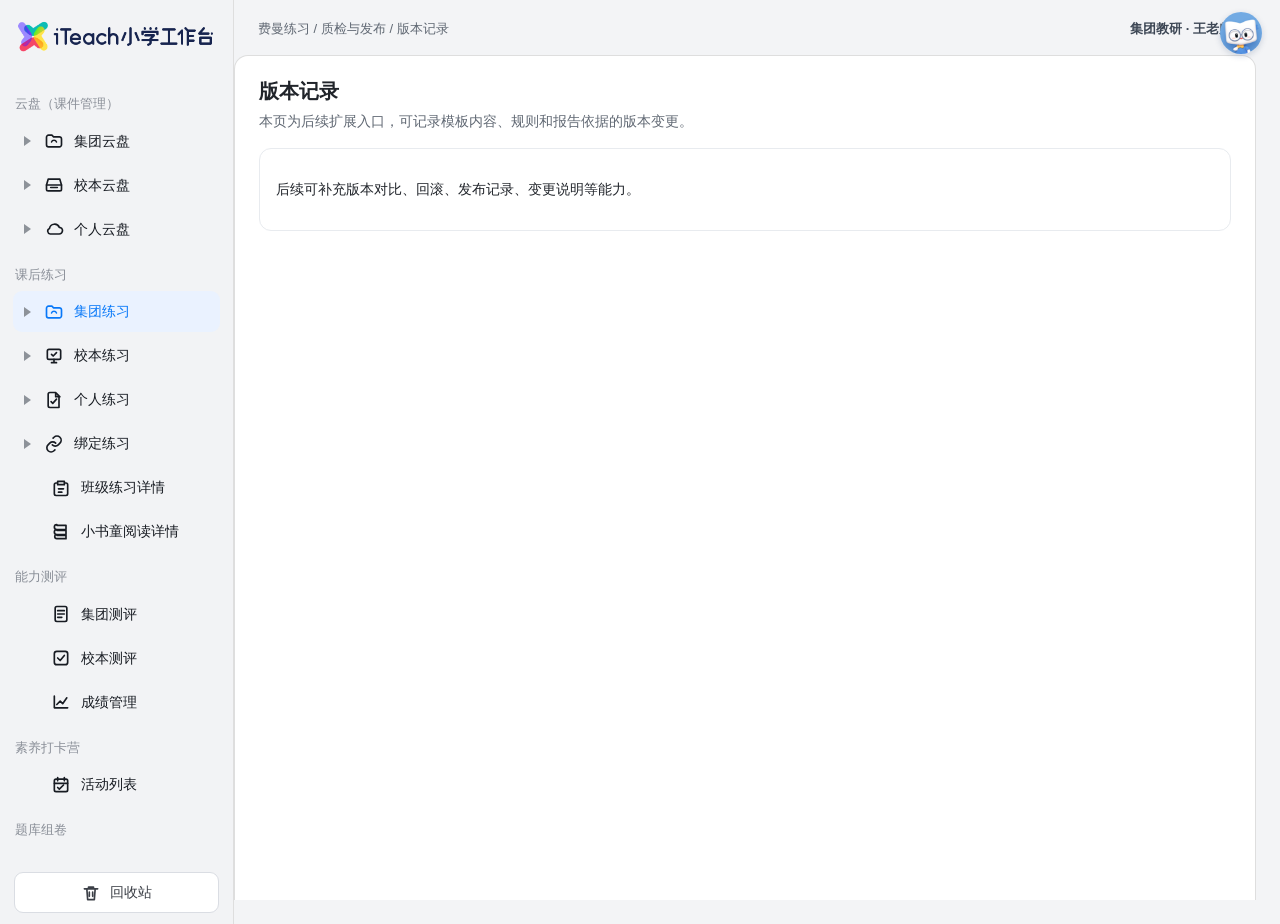
<file: pages/version.html>
<!doctype html>
<html lang="zh-CN">
  <head>
    <meta charset="utf-8" />
    <meta name="viewport" content="width=device-width, initial-scale=1" />
    <title>版本记录 - 原型</title>
    <link rel="stylesheet" href="../assets/styles.css" />
  </head>
  <body>
    <div class="app">
      <aside class="iteach-sidebar">
        <div class="sidebar-logo"><img src="../assets/iteach-logo.png" alt="iTeach小学工作台" /></div>
        <nav class="iteach-nav" aria-label="主导航">
          <div class="nav-group-title">云盘（课件管理）</div>
          <a class="nav-row" href="#"><span class="tri"></span><span class="nav-icon icon-folder-cloud"></span><span class="nav-label">集团云盘</span></a>
          <a class="nav-row" href="#"><span class="tri"></span><span class="nav-icon icon-drive"></span><span class="nav-label">校本云盘</span></a>
          <a class="nav-row" href="#"><span class="tri"></span><span class="nav-icon icon-cloud"></span><span class="nav-label">个人云盘</span></a>
          <div class="nav-group-title">课后练习</div>
          <a class="nav-row active" href="../index.html"><span class="tri"></span><span class="nav-icon icon-folder-check"></span><span class="nav-label">集团练习</span></a>
          <a class="nav-row" href="../index.html"><span class="tri"></span><span class="nav-icon icon-screen-check"></span><span class="nav-label">校本练习</span></a>
          <a class="nav-row" href="../index.html"><span class="tri"></span><span class="nav-icon icon-file-check"></span><span class="nav-label">个人练习</span></a>
          <a class="nav-row" href="#"><span class="tri"></span><span class="nav-icon icon-link"></span><span class="nav-label">绑定练习</span></a>
          <a class="nav-row child" href="#"><span class="nav-icon icon-clipboard"></span><span class="nav-label">班级练习详情</span></a>
          <a class="nav-row child" href="#"><span class="nav-icon icon-book-stack"></span><span class="nav-label">小书童阅读详情</span></a>
          <div class="nav-group-title">能力测评</div>
          <a class="nav-row child" href="#"><span class="nav-icon icon-report"></span><span class="nav-label">集团测评</span></a>
          <a class="nav-row child" href="#"><span class="nav-icon icon-check-square"></span><span class="nav-label">校本测评</span></a>
          <a class="nav-row child" href="#"><span class="nav-icon icon-chart"></span><span class="nav-label">成绩管理</span></a>
          <div class="nav-group-title">素养打卡营</div>
          <a class="nav-row child" href="#"><span class="nav-icon icon-calendar-check"></span><span class="nav-label">活动列表</span></a>
          <div class="nav-group-title">题库组卷</div>
          <a class="nav-row child" href="#"><span class="nav-icon icon-edit-square"></span><span class="nav-label">我要组卷</span></a>
          <a class="nav-row child" href="#"><span class="nav-icon icon-clipboard-list"></span><span class="nav-label">集团试卷</span></a>
          <a class="nav-row child" href="#"><span class="nav-icon icon-book-open"></span><span class="nav-label">校本试卷</span></a>
        </nav>
        <button class="recycle" type="button"><span class="nav-icon icon-trash"></span><span>回收站</span></button>
      </aside>
      <main class="main">
        <div class="avatar" aria-label="当前用户">owl</div>
        <header class="topbar">
          <div class="breadcrumb">费曼练习 / 质检与发布 / 版本记录</div>
          <div class="user">集团教研 · 王老师</div>
        </header>
        <section class="content">
          <div class="page-header">
            <div>
              <h1 class="page-title">版本记录</h1>
              <p class="page-desc">本页为后续扩展入口，可记录模板内容、规则和报告依据的版本变更。</p>
            </div>
          </div>
          <section class="panel">
            <div class="panel-body">
              <p>后续可补充版本对比、回滚、发布记录、变更说明等能力。</p>
            </div>
          </section>
        </section>
      </main>
    </div>
  </body>
</html>
</file>
<file: assets/styles.css>
* {
  box-sizing: border-box;
}
:root {
  --iteach-blue-600: #0878f8;
  --iteach-blue-100: #eaf4ff;
  --iteach-blue-border: #bfe3ff;
  --iteach-warning: #ff7043;
  --iteach-warning-bg: #fff1eb;
  --iteach-success: #19b66a;
  --iteach-success-bg: #edfff6;
  --iteach-page-bg: #f3f4f6;
  --iteach-sidebar-bg: #f2f3f5;
  --iteach-panel: #ffffff;
  --iteach-panel-soft: #f7f9fc;
  --iteach-text-primary: #20242a;
  --iteach-text-secondary: #606873;
  --iteach-text-muted: #a8afb8;
  --iteach-border: #e8ebef;
  --iteach-border-strong: #d8dee8;
  --iteach-divider: #eef0f3;
  --iteach-radius-sm: 6px;
  --iteach-radius-md: 8px;
  --iteach-radius-lg: 12px;
  --iteach-shadow-popover: 0 6px 18px rgb(31 45 61 / 12%);
  --iteach-shadow-modal: 0 12px 32px rgb(31 45 61 / 18%);
  --iteach-font-family: -apple-system, BlinkMacSystemFont, "Segoe UI", Arial, "PingFang SC", "Microsoft YaHei", sans-serif;
  --icon-folder: url("data:image/svg+xml,%3Csvg viewBox='0 0 24 24' xmlns='http://www.w3.org/2000/svg'%3E%3Cpath fill='none' stroke='black' stroke-width='2' stroke-linecap='round' stroke-linejoin='round' d='M3 7.5A2.5 2.5 0 0 1 5.5 5h4l2 2h7A2.5 2.5 0 0 1 21 9.5v7A2.5 2.5 0 0 1 18.5 19h-13A2.5 2.5 0 0 1 3 16.5z'/%3E%3Cpath fill='none' stroke='black' stroke-width='1.8' stroke-linecap='round' d='M9 13.2a3.2 3.2 0 0 1 6 0'/%3E%3C/svg%3E");
  --icon-drive: url("data:image/svg+xml,%3Csvg viewBox='0 0 24 24' xmlns='http://www.w3.org/2000/svg'%3E%3Cpath fill='none' stroke='black' stroke-width='2' stroke-linejoin='round' d='M5 5h14l2 7v5a2 2 0 0 1-2 2H5a2 2 0 0 1-2-2v-5z'/%3E%3Cpath fill='none' stroke='black' stroke-width='2' stroke-linecap='round' d='M3 12h18M8 15h8'/%3E%3C/svg%3E");
  --icon-cloud: url("data:image/svg+xml,%3Csvg viewBox='0 0 24 24' xmlns='http://www.w3.org/2000/svg'%3E%3Cpath fill='none' stroke='black' stroke-width='2' stroke-linecap='round' stroke-linejoin='round' d='M7.5 18H18a4 4 0 0 0 .4-8 6.2 6.2 0 0 0-11.8 1.3A3.5 3.5 0 0 0 7.5 18z'/%3E%3C/svg%3E");
  --icon-screen: url("data:image/svg+xml,%3Csvg viewBox='0 0 24 24' xmlns='http://www.w3.org/2000/svg'%3E%3Crect x='4' y='4' width='16' height='12' rx='2' fill='none' stroke='black' stroke-width='2'/%3E%3Cpath fill='none' stroke='black' stroke-width='2' stroke-linecap='round' stroke-linejoin='round' d='m9 10 2 2 4-4M12 16v3M9 20h6'/%3E%3C/svg%3E");
  --icon-file-check: url("data:image/svg+xml,%3Csvg viewBox='0 0 24 24' xmlns='http://www.w3.org/2000/svg'%3E%3Cpath fill='none' stroke='black' stroke-width='2' stroke-linecap='round' stroke-linejoin='round' d='M7 3h7l4 4v14H7a2 2 0 0 1-2-2V5a2 2 0 0 1 2-2zM14 3v5h5M8.5 14l2 2 4.5-5'/%3E%3C/svg%3E");
  --icon-link: url("data:image/svg+xml,%3Csvg viewBox='0 0 24 24' xmlns='http://www.w3.org/2000/svg'%3E%3Cpath fill='none' stroke='black' stroke-width='2' stroke-linecap='round' stroke-linejoin='round' d='M10 13a5 5 0 0 0 7.1 0l2-2a5 5 0 0 0-7.1-7.1l-1.1 1.1M14 11a5 5 0 0 0-7.1 0l-2 2A5 5 0 0 0 12 20.1l1.1-1.1'/%3E%3C/svg%3E");
  --icon-clipboard: url("data:image/svg+xml,%3Csvg viewBox='0 0 24 24' xmlns='http://www.w3.org/2000/svg'%3E%3Cpath fill='none' stroke='black' stroke-width='2' stroke-linejoin='round' d='M8 4h8v4H8zM6 6h2v2h8V6h2a2 2 0 0 1 2 2v11a2 2 0 0 1-2 2H6a2 2 0 0 1-2-2V8a2 2 0 0 1 2-2z'/%3E%3Cpath fill='none' stroke='black' stroke-width='2' stroke-linecap='round' d='M9 13h6M9 17h4'/%3E%3C/svg%3E");
  --icon-book-stack: url("data:image/svg+xml,%3Csvg viewBox='0 0 24 24' xmlns='http://www.w3.org/2000/svg'%3E%3Cpath fill='none' stroke='black' stroke-width='2' stroke-linecap='round' stroke-linejoin='round' d='M7 4h11v5H7a3 3 0 0 1 0-6M7 10h11v5H7a3 3 0 0 1 0-6M7 16h11v4H7a2.5 2.5 0 0 1 0-5'/%3E%3C/svg%3E");
  --icon-report: url("data:image/svg+xml,%3Csvg viewBox='0 0 24 24' xmlns='http://www.w3.org/2000/svg'%3E%3Crect x='5' y='3' width='14' height='18' rx='2' fill='none' stroke='black' stroke-width='2'/%3E%3Cpath fill='none' stroke='black' stroke-width='2' stroke-linecap='round' d='M8 8h8M8 12h8M8 16h5'/%3E%3C/svg%3E");
  --icon-check-square: url("data:image/svg+xml,%3Csvg viewBox='0 0 24 24' xmlns='http://www.w3.org/2000/svg'%3E%3Crect x='4' y='4' width='16' height='16' rx='3' fill='none' stroke='black' stroke-width='2'/%3E%3Cpath fill='none' stroke='black' stroke-width='2' stroke-linecap='round' stroke-linejoin='round' d='m8 12 3 3 5-6'/%3E%3C/svg%3E");
  --icon-chart: url("data:image/svg+xml,%3Csvg viewBox='0 0 24 24' xmlns='http://www.w3.org/2000/svg'%3E%3Cpath fill='none' stroke='black' stroke-width='2' stroke-linecap='round' stroke-linejoin='round' d='M4 19V5M4 19h16M7 15l4-4 3 3 5-7'/%3E%3C/svg%3E");
  --icon-calendar-check: url("data:image/svg+xml,%3Csvg viewBox='0 0 24 24' xmlns='http://www.w3.org/2000/svg'%3E%3Crect x='4' y='5' width='16' height='15' rx='2' fill='none' stroke='black' stroke-width='2'/%3E%3Cpath fill='none' stroke='black' stroke-width='2' stroke-linecap='round' d='M8 3v4M16 3v4M4 10h16'/%3E%3Cpath fill='none' stroke='black' stroke-width='2' stroke-linecap='round' stroke-linejoin='round' d='m8 15 2 2 5-5'/%3E%3C/svg%3E");
  --icon-edit-square: url("data:image/svg+xml,%3Csvg viewBox='0 0 24 24' xmlns='http://www.w3.org/2000/svg'%3E%3Cpath fill='none' stroke='black' stroke-width='2' stroke-linecap='round' stroke-linejoin='round' d='M12 5H6a2 2 0 0 0-2 2v11a2 2 0 0 0 2 2h11a2 2 0 0 0 2-2v-6M14 4l6 6M13 11l6-6'/%3E%3C/svg%3E");
  --icon-clipboard-list: url("data:image/svg+xml,%3Csvg viewBox='0 0 24 24' xmlns='http://www.w3.org/2000/svg'%3E%3Cpath fill='none' stroke='black' stroke-width='2' stroke-linejoin='round' d='M8 4h8v4H8zM6 6h2v2h8V6h2a2 2 0 0 1 2 2v11a2 2 0 0 1-2 2H6a2 2 0 0 1-2-2V8a2 2 0 0 1 2-2z'/%3E%3Cpath fill='none' stroke='black' stroke-width='2' stroke-linecap='round' d='M9 12h6M9 16h6'/%3E%3C/svg%3E");
  --icon-book-open: url("data:image/svg+xml,%3Csvg viewBox='0 0 24 24' xmlns='http://www.w3.org/2000/svg'%3E%3Cpath fill='none' stroke='black' stroke-width='2' stroke-linecap='round' stroke-linejoin='round' d='M4 5.5A3.5 3.5 0 0 1 7.5 4H20v15H7.5A3.5 3.5 0 0 0 4 22zM4 5.5A3.5 3.5 0 0 0 .5 4H4v18'/%3E%3C/svg%3E");
  --icon-trash: url("data:image/svg+xml,%3Csvg viewBox='0 0 24 24' xmlns='http://www.w3.org/2000/svg'%3E%3Cpath fill='none' stroke='black' stroke-width='2' stroke-linecap='round' stroke-linejoin='round' d='M4 7h16M9 7V5h6v2M7 7l1 13h8l1-13M10 11v5M14 11v5'/%3E%3C/svg%3E");
}
html,
body {
  min-height: 100%;
}
body {
  margin: 0;
  min-width: 1280px;
  background: var(--iteach-page-bg);
  color: var(--iteach-text-primary);
  font-family: var(--iteach-font-family);
  font-size: 14px;
  line-height: 1.5;
}
button,
input,
select,
textarea {
  font: inherit;
}
button {
  cursor: pointer;
}
[hidden] {
  display: none !important;
}
input,
select,
textarea {
  width: 100%;
  border: 1px solid var(--iteach-border-strong);
  border-radius: var(--iteach-radius-md);
  background: #fff;
  color: var(--iteach-text-primary);
  outline: none;
}
input,
select {
  height: 32px;
  padding: 0 10px;
}
textarea {
  padding: 10px;
  resize: vertical;
}
input:focus,
select:focus,
textarea:focus {
  border-color: var(--iteach-blue-600);
  box-shadow: 0 0 0 3px rgb(8 120 248 / 12%);
}
.btn {
  display: inline-flex;
  align-items: center;
  justify-content: center;
  min-height: 32px;
  padding: 0 14px;
  border: 1px solid var(--iteach-border-strong);
  border-radius: var(--iteach-radius-md);
  background: #fff;
  color: var(--iteach-text-primary);
  font-weight: 600;
  white-space: nowrap;
}
.btn.primary {
  border-color: var(--iteach-blue-600);
  background: var(--iteach-blue-600);
  color: #fff;
}
.btn:disabled {
  cursor: not-allowed;
  opacity: 0.55;
}
.link {
  border: 0;
  background: transparent;
  color: var(--iteach-blue-600);
  text-decoration: none;
}
.iteach-app {
  display: grid;
  grid-template-columns: 234px minmax(0, 1fr);
  min-height: 100vh;
}
.iteach-sidebar {
  position: relative;
  min-height: 100vh;
  padding: 16px 13px 67px;
  border-right: 1px solid #dedede;
  background: var(--iteach-sidebar-bg);
}
.sidebar-logo {
  display: flex;
  align-items: center;
  height: 41px;
  margin: 0 4px 22px;
}

.sidebar-logo img {
  display: block;
  width: 196px;
  height: auto;
}
.iteach-nav {
  display: block;
  height: calc(100vh - 122px);
  padding-bottom: 49px;
  overflow-y: auto;
  scrollbar-width: none;
}
.iteach-nav::-webkit-scrollbar {
  display: none;
}
.nav-group-title {
  margin: 15px 2px 7px;
  color: #8a8f98;
  font-size: 13px;
  font-weight: 400;
}
.nav-row {
  display: grid;
  grid-template-columns: 13px 23px minmax(0, 1fr);
  column-gap: 7px;
  align-items: center;
  width: 100%;
  min-height: 41px;
  margin-bottom: 3px;
  padding: 0 11px;
  border: 0;
  border-radius: 9px;
  background: transparent;
  color: #171b22;
  font-size: 14px;
  font-weight: 400;
  text-decoration: none;
  text-align: left;
}
.nav-row:hover {
  background: #e9ebef;
}
.nav-row.child {
  grid-template-columns: 23px minmax(0, 1fr);
  padding-left: 38px;
}
.nav-row.active {
  background: #eaf2ff;
  color: var(--iteach-blue-600);
}
.nav-row.expanded .tri {
  transform: rotate(90deg);
}
.nav-row.folder-child {
  padding-left: 25px;
}
.folder-dot {
  width: 18px;
  height: 14px;
  border-radius: 4px;
  background: #ffb13d;
}
.nav-label {
  overflow: hidden;
  text-overflow: ellipsis;
  white-space: nowrap;
}
.tri {
  width: 0;
  height: 0;
  border-top: 5px solid transparent;
  border-bottom: 5px solid transparent;
  border-left: 7px solid #8d9299;
}
.nav-icon {
  display: inline-block;
  width: 20px;
  height: 20px;
  background-color: currentColor;
  color: inherit;
  -webkit-mask: var(--icon-folder) center / contain no-repeat;
  mask: var(--icon-folder) center / contain no-repeat;
}
.icon-folder-cloud,
.icon-folder-check {
  -webkit-mask-image: var(--icon-folder);
  mask-image: var(--icon-folder);
}
.icon-drive {
  -webkit-mask-image: var(--icon-drive);
  mask-image: var(--icon-drive);
}
.icon-cloud {
  -webkit-mask-image: var(--icon-cloud);
  mask-image: var(--icon-cloud);
}
.icon-screen-check {
  -webkit-mask-image: var(--icon-screen);
  mask-image: var(--icon-screen);
}
.icon-file-check {
  -webkit-mask-image: var(--icon-file-check);
  mask-image: var(--icon-file-check);
}
.icon-link {
  -webkit-mask-image: var(--icon-link);
  mask-image: var(--icon-link);
}
.icon-clipboard {
  -webkit-mask-image: var(--icon-clipboard);
  mask-image: var(--icon-clipboard);
}
.icon-book-stack {
  -webkit-mask-image: var(--icon-book-stack);
  mask-image: var(--icon-book-stack);
}
.icon-report {
  -webkit-mask-image: var(--icon-report);
  mask-image: var(--icon-report);
}
.icon-check-square {
  -webkit-mask-image: var(--icon-check-square);
  mask-image: var(--icon-check-square);
}
.icon-chart {
  -webkit-mask-image: var(--icon-chart);
  mask-image: var(--icon-chart);
}
.icon-calendar-check {
  -webkit-mask-image: var(--icon-calendar-check);
  mask-image: var(--icon-calendar-check);
}
.icon-edit-square {
  -webkit-mask-image: var(--icon-edit-square);
  mask-image: var(--icon-edit-square);
}
.icon-clipboard-list {
  -webkit-mask-image: var(--icon-clipboard-list);
  mask-image: var(--icon-clipboard-list);
}
.icon-book-open {
  -webkit-mask-image: var(--icon-book-open);
  mask-image: var(--icon-book-open);
}
.icon-trash {
  -webkit-mask-image: var(--icon-trash);
  mask-image: var(--icon-trash);
}
.recycle {
  position: absolute;
  right: 14px;
  bottom: 11px;
  left: 14px;
  display: flex;
  align-items: center;
  justify-content: center;
  gap: 9px;
  height: 41px;
  border: 1px solid #dadde3;
  border-radius: 9px;
  background: #fff;
  color: #3b3f46;
  font-size: 14px;
  font-weight: 400;
}
.iteach-main {
  position: relative;
  min-width: 0;
  padding: 55px 24px 0 0;
}
.avatar {
  position: fixed;
  top: 12px;
  right: 18px;
  z-index: 3;
  flex: 0 0 auto;
  display: grid;
  place-items: center;
  width: 42px;
  height: 42px;
  border-radius: 50%;
  background: url("avatar-owl.png") center / cover no-repeat;
  color: transparent;
  font-size: 0;
  box-shadow: 0 2px 6px rgb(20 50 100 / 18%);
}
.workspace {
  min-height: calc(100vh - 55px);
  padding: 22px 24px 0;
  border: 1px solid #dedede;
  border-bottom: 0;
  border-radius: 14px 14px 0 0;
  background: var(--iteach-panel);
}
.workspace-head {
  display: flex;
  align-items: flex-start;
  justify-content: space-between;
  gap: 28px;
  min-height: 96px;
  margin-bottom: 0;
  min-width: 0;
}
.path-tools {
  min-width: 0;
  padding-top: 5px;
}
.workspace-path {
  display: flex;
  align-items: center;
  min-width: 0;
  color: #8b929d;
  font-size: 16px;
  line-height: 32px;
  white-space: nowrap;
}
.workspace-path > * {
  flex: 0 0 auto;
}
.workspace-path span::after {
  content: "›";
  margin: 0 10px;
  color: #b5bbc4;
}
.workspace-path strong {
  color: var(--iteach-text-primary);
  font-weight: 600;
}
.back-link {
  flex: 0 0 auto;
  margin-right: 16px;
  border: 0;
  background: transparent;
  color: #8b929d;
  font-size: 16px;
  white-space: nowrap;
}
.title-count {
  color: var(--iteach-text-secondary);
  font-size: 15px;
  font-weight: 500;
}
.head-actions {
  display: flex;
  align-items: center;
  gap: 8px;
  flex-shrink: 0;
}
.search {
  display: grid;
  grid-template-columns: 18px minmax(0, 1fr);
  align-items: center;
  gap: 8px;
  width: 280px;
  height: 32px;
  padding: 0 12px;
  border: 1px solid var(--iteach-border-strong);
  border-radius: var(--iteach-radius-md);
  background: #fff;
}
.search span {
  display: grid;
  place-items: center;
  color: var(--iteach-blue-600);
  font-size: 18px;
  line-height: 1;
}
.search input {
  height: 30px;
  min-width: 0;
  padding: 0;
  border: 0;
  border-radius: 0;
  box-shadow: none;
}
.search input:focus {
  border-color: transparent;
  box-shadow: none;
}
.new-menu {
  position: relative;
}
.menu-popover {
  position: absolute;
  top: 42px;
  right: 0;
  z-index: 4;
  display: none;
  width: 124px;
  padding: 8px 0;
  border-radius: var(--iteach-radius-md);
  background: #fff;
  box-shadow: var(--iteach-shadow-popover);
}
.new-menu.open .menu-popover {
  display: grid;
}
.menu-popover::before {
  content: "";
  position: absolute;
  top: -7px;
  right: 28px;
  width: 14px;
  height: 14px;
  background: #fff;
  transform: rotate(45deg);
}
.menu-popover button {
  position: relative;
  z-index: 1;
  height: 36px;
  border: 0;
  background: transparent;
  color: var(--iteach-text-primary);
  text-align: left;
  padding: 0 18px;
}
.menu-popover button:hover {
  background: #f4f8ff;
  color: var(--iteach-blue-600);
}
.list-tools {
  display: flex;
  gap: 28px;
  height: 40px;
  align-items: center;
}
.list-tools button {
  border: 0;
  background: transparent;
  color: var(--iteach-blue-600);
  font-weight: 500;
}
.resource-table table {
  width: 100%;
  table-layout: fixed;
  border-collapse: collapse;
}
.resource-table .col-select {
  width: 42px;
}
.resource-table .col-name {
  width: 42%;
}
.resource-table .col-type {
  width: 105px;
}
.resource-table .col-count {
  width: 90px;
}
.resource-table .col-creator {
  width: 90px;
}
.resource-table .col-modified {
  width: 190px;
}
.resource-table .col-actions {
  width: 170px;
}
.resource-table th,
.resource-table td {
  height: 58px;
  padding: 0 10px;
  border-bottom: 1px solid var(--iteach-border);
  text-align: left;
  vertical-align: middle;
  overflow: hidden;
}
.resource-table th {
  color: #8f97a3;
  font-weight: 500;
  white-space: nowrap;
}
.resource-table td:nth-child(3),
.resource-table td:nth-child(4),
.resource-table td:nth-child(5),
.resource-table td:nth-child(6),
.resource-table td:nth-child(8) {
  white-space: nowrap;
}
.resource-table td:nth-child(8) {
  overflow: visible;
}
.select-col {
  width: 36px;
}
.checkbox {
  display: inline-grid;
  place-items: center;
  width: 14px;
  height: 14px;
  border: 1px solid var(--iteach-border-strong);
  border-radius: 3px;
  color: #fff;
  font-size: 11px;
}
.resource-name {
  display: inline-flex;
  align-items: center;
  max-width: 100%;
  min-width: 0;
}
.resource-text {
  display: inline-block;
  min-width: 0;
  overflow: hidden;
  text-overflow: ellipsis;
  white-space: nowrap;
}
.doc-icon {
  flex: 0 0 auto;
  display: inline-grid;
  place-items: center;
  width: 24px;
  height: 24px;
  margin-right: 10px;
  border-radius: 5px;
  background: #35aef3;
}
.doc-icon::before {
  content: "≡";
  color: #fff;
  font-weight: 800;
}
.row-icon {
  border: 0;
  background: transparent;
  color: #8d949e;
  margin-left: 8px;
  white-space: nowrap;
}
.row-link {
  color: var(--iteach-blue-600);
  font-weight: 700;
  text-decoration: none;
}
.pagination {
  position: absolute;
  right: 0;
  bottom: 18px;
  left: 0;
  display: flex;
  align-items: center;
  justify-content: center;
  gap: 8px;
}
.pagination span {
  white-space: nowrap;
}
.pagination button,
.pagination select {
  width: auto;
  height: 30px;
  border: 1px solid var(--iteach-border-strong);
  border-radius: var(--iteach-radius-sm);
  background: #fff;
}
.pagination select {
  min-width: 100px;
  padding: 0 28px 0 10px;
}
.pagination strong {
  display: grid;
  place-items: center;
  width: 30px;
  height: 30px;
  border-radius: var(--iteach-radius-sm);
  background: var(--iteach-blue-600);
  color: #fff;
}
.modal-layer {
  position: fixed;
  inset: 0;
  z-index: 20;
  display: grid;
  place-items: center;
  background: rgb(0 0 0 / 46%);
}
.modal-layer.full {
  align-items: stretch;
  justify-items: stretch;
  padding-top: 60px;
}
.name-dialog {
  width: 420px;
  border-radius: var(--iteach-radius-lg);
  background: #fff;
  box-shadow: var(--iteach-shadow-modal);
}
.name-dialog header,
.name-dialog footer {
  display: flex;
  align-items: center;
  justify-content: space-between;
  gap: 12px;
  padding: 16px 24px;
}
.name-dialog h2,
.creation-head h2 {
  margin: 0;
  font-size: 16px;
}
.name-dialog textarea {
  display: block;
  width: calc(100% - 48px);
  margin: 0 24px 8px;
}
.name-dialog footer {
  justify-content: flex-end;
}
.close-btn {
  display: inline-grid;
  place-items: center;
  width: 30px;
  height: 30px;
  border: 0;
  border-radius: 50%;
  background: transparent;
  color: var(--iteach-text-secondary);
  font-size: 24px;
  line-height: 1;
}
.creation-modal {
  display: grid;
  grid-template-rows: 52px minmax(0, 1fr) 52px;
  min-height: calc(100vh - 60px);
  background: #f4f6f9;
  border-radius: var(--iteach-radius-lg) var(--iteach-radius-lg) 0 0;
  overflow: hidden;
}
.creation-head {
  display: flex;
  align-items: center;
  justify-content: space-between;
  padding: 0 22px;
  border-bottom: 1px solid var(--iteach-divider);
  background: #fff;
}
.creation-title {
  display: flex;
  align-items: center;
  gap: 10px;
}
.creation-icon {
  display: grid;
  place-items: center;
  width: 26px;
  height: 26px;
  border-radius: 50%;
  background: var(--iteach-warning);
  color: #fff;
  font-weight: 700;
}
.creation-body {
  display: grid;
  grid-template-columns: 210px minmax(0, 1fr) 300px;
  gap: 14px;
  min-height: 0;
  padding: 16px 24px;
  overflow: auto;
}
.creation-rail {
  display: grid;
  align-content: start;
  gap: 10px;
}
.source-tab {
  min-height: 46px;
  padding: 12px 16px;
  border: 1px solid var(--iteach-blue-border);
  border-radius: var(--iteach-radius-md);
  background: #fff;
}
.source-tab.active {
  border-color: var(--iteach-blue-600);
  background: var(--iteach-blue-600);
  color: #fff;
  box-shadow: 0 6px 14px rgb(8 120 248 / 20%);
}
.creation-work,
.creation-side {
  min-width: 0;
}
.section-panel,
.side-card {
  border: 1px solid var(--iteach-border);
  border-radius: var(--iteach-radius-lg);
  background: #fff;
}
.section-panel + .section-panel {
  margin-top: 14px;
}
.section-head {
  display: flex;
  align-items: flex-start;
  justify-content: space-between;
  gap: 16px;
  padding: 16px 18px;
  border-bottom: 1px solid var(--iteach-border);
}
.section-head h2,
.side-card h2 {
  margin: 0;
  font-size: 17px;
}
.section-head p {
  margin: 4px 0 0;
  color: var(--iteach-text-secondary);
}
.section-body {
  padding: 18px;
}
.grid {
  display: grid;
  gap: 14px;
}
.grid.two,
.rule-grid,
.bank-layout {
  grid-template-columns: repeat(2, minmax(0, 1fr));
}
.compact-grid {
  margin-top: 14px;
}
.shared-prompt {
  margin-bottom: 14px;
}
.field label {
  display: block;
  margin-bottom: 6px;
  color: var(--iteach-text-secondary);
  font-weight: 600;
}
.status {
  display: inline-flex;
  align-items: center;
  min-height: 24px;
  padding: 0 9px;
  border-radius: 999px;
  font-size: 12px;
  font-weight: 700;
}
.status.draft {
  background: var(--iteach-warning-bg);
  color: #bf4d25;
}
.status.waiting {
  background: var(--iteach-blue-100);
  color: var(--iteach-blue-600);
}
.status.ready {
  background: var(--iteach-success-bg);
  color: var(--iteach-success);
}
.segment {
  display: grid;
  grid-template-columns: repeat(3, 58px);
  padding: 3px;
  border: 1px solid var(--iteach-border-strong);
  border-radius: var(--iteach-radius-md);
  background: var(--iteach-panel-soft);
}
.segment button {
  height: 28px;
  border: 0;
  border-radius: var(--iteach-radius-sm);
  background: transparent;
}
.segment button.active {
  background: #fff;
  color: var(--iteach-blue-600);
  box-shadow: 0 1px 4px rgb(31 45 61 / 12%);
}
.upload-box {
  display: grid;
  gap: 10px;
  place-items: center;
  min-height: 130px;
  border: 1px dashed var(--iteach-border-strong);
  border-radius: var(--iteach-radius-md);
  color: var(--iteach-text-secondary);
}
.rule-tabs {
  display: flex;
  gap: 22px;
  padding: 0 18px;
  border-bottom: 1px solid var(--iteach-border);
}
.rule-tabs button {
  height: 42px;
  border: 0;
  border-bottom: 2px solid transparent;
  background: transparent;
  color: var(--iteach-text-secondary);
  font-weight: 700;
}
.rule-tabs button.active {
  border-color: var(--iteach-blue-600);
  color: var(--iteach-blue-600);
}
.rule-section {
  display: none;
}
.rule-section.active {
  display: block;
}
.rule-grid,
.bank-layout {
  display: grid;
  gap: 14px;
}
.rule-card,
.analysis-card,
.bank-filter {
  border: 1px solid var(--iteach-border);
  border-radius: var(--iteach-radius-md);
  background: #fbfcfe;
  padding: 14px;
}
.rule-card h3,
.analysis-card h3 {
  margin: 0 0 10px;
  font-size: 15px;
}
.record-line,
.inline-actions {
  display: flex;
  flex-wrap: wrap;
  gap: 10px;
  align-items: center;
}
.record-line {
  margin: 10px 0;
  color: var(--iteach-text-secondary);
}
.rule-output {
  min-height: 190px;
  margin-bottom: 12px;
  border: 1px solid var(--iteach-border);
  border-radius: var(--iteach-radius-md);
  background: #fff;
  padding: 12px;
}
.question-row {
  display: grid;
  gap: 4px;
  width: 100%;
  min-height: 58px;
  border: 1px solid var(--iteach-border);
  border-radius: var(--iteach-radius-md);
  background: #fff;
  text-align: left;
  padding: 10px 12px;
}
.question-row.active {
  border-color: var(--iteach-blue-border);
  background: var(--iteach-blue-100);
}
.question-row em {
  color: var(--iteach-text-secondary);
  font-style: normal;
  font-size: 12px;
}
.creation-side {
  display: grid;
  align-content: start;
  gap: 14px;
}
.side-card {
  padding: 16px;
}
.step-list {
  display: grid;
  gap: 10px;
  margin-top: 12px;
}
.step {
  display: grid;
  grid-template-columns: 28px 1fr;
  gap: 10px;
  align-items: center;
  color: var(--iteach-text-secondary);
}
.step span {
  display: grid;
  place-items: center;
  width: 28px;
  height: 28px;
  border-radius: 50%;
  background: var(--iteach-blue-100);
  color: var(--iteach-blue-600);
  font-weight: 800;
}
.step.active span {
  background: var(--iteach-blue-600);
  color: #fff;
}
.phone {
  width: 220px;
  margin: 16px auto 0;
  border: 7px solid #202634;
  border-radius: 24px;
  overflow: hidden;
}
.phone-bar {
  height: 26px;
  background: #202634;
}
.phone-content {
  padding: 14px;
}
.phone-media {
  display: grid;
  place-items: center;
  height: 88px;
  margin: 12px 0;
  border-radius: var(--iteach-radius-md);
  background: var(--iteach-blue-100);
  color: var(--iteach-blue-600);
  font-weight: 800;
}
.material-preview {
  min-height: 260px;
  padding: 14px;
}
.material-preview img {
  width: min(100%, 360px);
  max-height: 190px;
  object-fit: contain;
  border-radius: var(--iteach-radius-sm);
  box-shadow: 0 6px 18px rgb(31 45 61 / 12%);
}
.phone-media.image {
  height: 118px;
  padding: 6px;
  background: #fff;
  border: 1px solid var(--iteach-border);
}
.phone-media.image img {
  width: 100%;
  height: 100%;
  object-fit: contain;
  border-radius: var(--iteach-radius-sm);
}
.phone-content p {
  margin: 0;
  padding: 8px;
  border-radius: var(--iteach-radius-md);
  background: #f2f4f7;
  color: var(--iteach-text-secondary);
  font-size: 12px;
}
.creation-footer {
  display: flex;
  align-items: center;
  justify-content: flex-end;
  gap: 18px;
  padding: 0 24px;
  border-top: 1px solid var(--iteach-divider);
  background: #fff;
  box-shadow: 0 -4px 12px rgb(31 45 61 / 6%);
}
.creation-footer span {
  color: var(--iteach-text-secondary);
}
.toast {
  position: fixed;
  top: 22px;
  left: 50%;
  z-index: 30;
  max-width: 360px;
  padding: 10px 16px;
  border: 1px solid var(--iteach-border);
  border-radius: var(--iteach-radius-md);
  background: #fff;
  color: var(--iteach-text-primary);
  box-shadow: var(--iteach-shadow-popover);
  opacity: 0;
  transform: translate(-50%, -10px);
  pointer-events: none;
  transition: 0.18s ease;
}
.toast.show {
  opacity: 1;
  transform: translate(-50%, 0);
}

/* Secondary pages share the iTeach light workspace shell. */
.app {
  display: grid;
  grid-template-columns: 234px minmax(0, 1fr);
  min-height: 100vh;
}
.main {
  position: relative;
  min-width: 0;
  padding: 55px 24px 0 0;
}
.topbar {
  display: flex;
  align-items: center;
  justify-content: space-between;
  gap: 16px;
  height: 34px;
  margin: -43px 24px 9px;
  color: var(--iteach-text-secondary);
  font-size: 13px;
}
.breadcrumb {
  overflow: hidden;
  text-overflow: ellipsis;
  white-space: nowrap;
}
.user {
  display: flex;
  align-items: center;
  gap: 12px;
  flex: 0 0 auto;
  color: #3c4654;
  font-weight: 600;
}
.user .avatar {
  position: static;
  z-index: auto;
}
.content {
  min-height: calc(100vh - 55px);
  padding: 22px 24px 28px;
  border: 1px solid #dedede;
  border-bottom: 0;
  border-radius: 14px 14px 0 0;
  background: var(--iteach-panel);
}
.page-header {
  display: flex;
  align-items: flex-start;
  justify-content: space-between;
  gap: 20px;
  margin-bottom: 16px;
}
.page-title {
  margin: 0;
  color: var(--iteach-text-primary);
  font-size: 20px;
  line-height: 1.3;
}
.page-desc {
  margin: 7px 0 0;
  color: var(--iteach-text-secondary);
}
.header-actions {
  display: flex;
  flex-wrap: wrap;
  justify-content: flex-end;
  gap: 8px;
}
.layout {
  display: grid;
  grid-template-columns: minmax(0, 1fr) 318px;
  gap: 16px;
  align-items: start;
}
.panel {
  min-width: 0;
  border: 1px solid var(--iteach-border);
  border-radius: var(--iteach-radius-lg);
  background: #fff;
}
.panel + .panel,
.layout aside .panel + .panel {
  margin-top: 14px;
}
.panel-header {
  display: flex;
  align-items: flex-start;
  justify-content: space-between;
  gap: 16px;
  padding: 14px 16px;
  border-bottom: 1px solid var(--iteach-border);
}
.panel-title {
  margin: 0;
  color: var(--iteach-text-primary);
  font-size: 16px;
  line-height: 1.35;
}
.panel-desc {
  margin: 4px 0 0;
  color: var(--iteach-text-secondary);
  font-size: 13px;
}
.panel-body {
  padding: 16px;
}
.metric-grid {
  display: grid;
  grid-template-columns: repeat(4, minmax(0, 1fr));
  gap: 10px;
}
.metric {
  display: grid;
  gap: 5px;
  min-height: 92px;
  padding: 13px 14px;
  border: 1px solid var(--iteach-border);
  border-radius: var(--iteach-radius-md);
  background: #fbfcfe;
}
.metric span {
  color: var(--iteach-text-secondary);
  font-size: 13px;
}
.metric strong {
  color: var(--iteach-text-primary);
  font-size: 26px;
  line-height: 1;
}
.metric em {
  color: var(--iteach-text-secondary);
  font-size: 12px;
  font-style: normal;
}
.split {
  display: grid;
  grid-template-columns: repeat(2, minmax(0, 1fr));
  gap: 16px;
}
.mini-list,
.evidence-list,
.student-list {
  display: grid;
  gap: 10px;
  margin-top: 12px;
}
.mini-row {
  display: grid;
  grid-template-columns: minmax(0, 1fr) auto;
  gap: 12px;
  align-items: center;
  min-height: 58px;
  padding: 11px 12px;
  border: 1px solid var(--iteach-border);
  border-radius: var(--iteach-radius-md);
  background: #fbfcfe;
}
.mini-row strong,
.student-row strong,
.timeline-item strong {
  display: block;
  color: var(--iteach-text-primary);
  font-size: 14px;
}
.mini-row span,
.student-row span span,
.timeline-item span {
  color: var(--iteach-text-secondary);
  font-size: 12px;
}
.bar-cell {
  width: 120px;
}
.bar-track {
  overflow: hidden;
  height: 8px;
  border-radius: 999px;
  background: #edf0f5;
}
.bar-fill {
  display: block;
  height: 100%;
  border-radius: inherit;
  background: var(--iteach-blue-600);
}
.bar-fill.success {
  background: var(--iteach-success);
}
.bar-fill.warning {
  background: #ff9f43;
}
.width-88 {
  width: 88%;
}
.width-66 {
  width: 66%;
}
.width-56 {
  width: 56%;
}
.evidence {
  min-height: 104px;
  padding: 13px;
  border: 1px solid var(--iteach-border);
  border-radius: var(--iteach-radius-md);
  background: #fbfcfe;
}
.evidence-head {
  display: flex;
  align-items: center;
  justify-content: space-between;
  gap: 10px;
}
.quote {
  margin: 10px 0 0;
  color: var(--iteach-text-secondary);
  font-size: 13px;
}
.table-wrap {
  overflow: hidden;
  border-top: 1px solid var(--iteach-border);
}
.table-wrap table {
  width: 100%;
  border-collapse: collapse;
}
.table-wrap th,
.table-wrap td {
  height: 54px;
  padding: 0 16px;
  border-bottom: 1px solid var(--iteach-border);
  text-align: left;
  vertical-align: middle;
}
.table-wrap th {
  color: var(--iteach-text-muted);
  font-size: 13px;
  font-weight: 500;
}
.student-row {
  display: grid;
  grid-template-columns: minmax(0, 1fr) auto;
  gap: 12px;
  align-items: center;
  width: 100%;
  min-height: 64px;
  padding: 11px 12px;
  border: 1px solid var(--iteach-border);
  border-radius: var(--iteach-radius-md);
  background: #fff;
  text-align: left;
}
.student-row.active {
  border-color: var(--iteach-blue-border);
  background: var(--iteach-blue-100);
}
.student-score-grid {
  grid-template-columns: repeat(2, minmax(0, 1fr));
  margin: 12px 0;
}
.student-evidence-list {
  margin-top: 0;
}
.review-note {
  display: grid;
  gap: 12px;
}
.btn.danger {
  border-color: #ffc6bd;
  background: #fff7f5;
  color: #cf3e2d;
}
.status.danger {
  background: #fff0f0;
  color: #d92d20;
}
.phone-score {
  display: flex;
  align-items: baseline;
  justify-content: center;
  gap: 4px;
  margin: 12px 0;
  color: var(--iteach-blue-600);
}
.phone-score strong {
  font-size: 36px;
  line-height: 1;
}
.phone-card {
  margin-top: 10px;
  padding: 10px;
  border-radius: var(--iteach-radius-md);
  background: #f2f6fb;
}
.phone-card strong {
  display: block;
  font-size: 12px;
}
.phone-card p,
.phone-content .phone-card p {
  margin: 6px 0 0;
  padding: 0;
  border-radius: 0;
  background: transparent;
  color: var(--iteach-text-secondary);
  font-size: 12px;
}
.mini-dimension-list { display: grid; gap: 6px; margin-top: 8px; }
.mini-dimension-list span { display: grid; grid-template-columns: 62px minmax(0, 1fr) 24px; gap: 6px; align-items: center; color: var(--iteach-text-secondary); font-size: 12px; }
.mini-dimension-list span::before { content: ""; grid-column: 2; grid-row: 1; height: 6px; border-radius: 999px; background: #dfe9f8; }
.mini-dimension-list span::after { content: ""; grid-column: 2; grid-row: 1; width: 76%; height: 6px; border-radius: 999px; background: var(--iteach-blue-600); }
.mini-dimension-list span:nth-child(1)::after { width: 88%; }
.mini-dimension-list span:nth-child(3)::after { width: 92%; background: var(--iteach-success); }
.mini-dimension-list span:nth-child(4)::after { width: 85%; }
.mini-dimension-list span:nth-child(5)::after { width: 90%; }
.mini-dimension-list em { grid-column: 3; grid-row: 1; font-style: normal; font-weight: 700; color: var(--iteach-text-primary); }
.phone-audio { width: 100%; height: 30px; margin-top: 8px; border: 0; border-radius: var(--iteach-radius-sm); background: var(--iteach-blue-600); color: #fff; font-size: 12px; font-weight: 700; }
.preview-task { background: #fff8ef; }
.report-three-layout { display: grid; grid-template-columns: minmax(0, 1fr) 328px; gap: 16px; align-items: start; }
.report-main, .report-side { display: grid; gap: 14px; min-width: 0; }
.report-part .panel-body { padding: 14px 16px 16px; }
.task-ref-grid { display: grid; grid-template-columns: 1.25fr 1fr 0.9fr; gap: 12px; }
.source-card, .knowledge-card, .dimension-board, .voice-box, .student-focus { border: 1px solid var(--iteach-border); border-radius: var(--iteach-radius-md); background: #fbfcfe; padding: 13px; }
.source-label { color: var(--iteach-blue-600); font-size: 12px; font-weight: 800; }
.source-card h3 { margin: 7px 0 8px; font-size: 16px; line-height: 1.45; }
.source-card p, .knowledge-card p, .voice-box p, .student-focus p { margin: 8px 0 0; color: var(--iteach-text-secondary); font-size: 13px; }
.tag-list, .rule-points, .compact-stats, .voice-actions, .focus-score { display: flex; flex-wrap: wrap; gap: 8px; }
.tag, .rule-points span, .compact-stats span, .focus-score span { min-height: 24px; padding: 3px 9px; border-radius: 999px; background: var(--iteach-blue-100); color: var(--iteach-blue-600); font-size: 12px; font-weight: 700; }
.media-strip { display: grid; grid-template-columns: repeat(2, minmax(0, 1fr)); gap: 9px; margin-top: 9px; }
.media-thumb { display: grid; align-content: end; min-height: 112px; padding: 10px; border-radius: var(--iteach-radius-md); background: #eef7f2; color: #256b48; }
.media-thumb img { width: 100%; height: 86px; object-fit: contain; border-radius: var(--iteach-radius-sm); background: #fff; margin-bottom: 8px; }
.math-thumb { align-content: start; }
.video-thumb { background: #fff3e8; color: #a7531f; }
.media-thumb span { font-size: 12px; }
.media-thumb strong { margin-top: 4px; font-size: 13px; }
.knowledge-grid { display: grid; grid-template-columns: repeat(3, minmax(0, 1fr)); gap: 10px; }
.knowledge-card h3 { margin: 0; font-size: 14px; }
.knowledge-card strong { display: block; margin-top: 6px; font-size: 28px; line-height: 1; }
.knowledge-card.good strong { color: var(--iteach-success); }
.knowledge-card.missing strong { color: #e6812f; }
.knowledge-card.weak strong { color: #d92d20; }
.analysis-layout { display: grid; grid-template-columns: 330px minmax(0, 1fr); gap: 12px; margin-top: 12px; }
.section-subhead { display: flex; align-items: center; justify-content: space-between; gap: 10px; margin-bottom: 10px; }
.section-subhead h3 { margin: 0; font-size: 15px; }
.dimension-radar { position: relative; height: 210px; border-radius: var(--iteach-radius-md); background: radial-gradient(circle, transparent 0 34%, #e7edf5 35% 36%, transparent 37% 58%, #e7edf5 59% 60%, transparent 61%), #fff; }
.dimension-radar::before { content: ""; position: absolute; inset: 20px; border: 1px solid #dbe3ee; clip-path: polygon(50% 0, 97% 35%, 79% 100%, 21% 100%, 3% 35%); }
.radar-core { position: absolute; inset: 42px 54px 40px; background: rgb(8 120 248 / 20%); border: 2px solid rgb(8 120 248 / 55%); clip-path: polygon(50% 6%, 82% 35%, 75% 87%, 30% 80%, 14% 39%); }
.axis { position: absolute; color: var(--iteach-text-secondary); font-size: 12px; font-weight: 700; }
.axis-top { top: 8px; left: 50%; transform: translateX(-50%); }
.axis-right { top: 76px; right: 10px; }
.axis-bottom-right { right: 34px; bottom: 10px; }
.axis-bottom-left { bottom: 10px; left: 34px; }
.axis-left { top: 76px; left: 10px; }
.dimension-bars { display: grid; gap: 8px; margin-top: 12px; }
.dimension-row { display: grid; grid-template-columns: 82px minmax(0, 1fr) 28px; gap: 8px; align-items: center; color: var(--iteach-text-secondary); font-size: 12px; }
.width-92 { width: 92%; }
.compact-table { border: 1px solid var(--iteach-border); border-radius: var(--iteach-radius-md); }
.compact-table th, .compact-table td { height: 48px; padding: 0 12px; }
.teacher-comment-grid { display: grid; grid-template-columns: minmax(0, 1fr) 280px; gap: 12px; --teacher-comment-box-height: 178px; }
#teacher-note, .voice-box { height: var(--teacher-comment-box-height); }
.voice-box { display: grid; align-content: space-between; gap: 14px; }
.voice-box .voice-actions { justify-content: center; }
.voice-wave { display: flex; align-items: center; justify-content: center; gap: 6px; height: 58px; border-radius: var(--iteach-radius-md); background: #f1f6ff; }
.voice-wave span { width: 4px; border-radius: 999px; background: var(--iteach-blue-600); }
.voice-wave span:nth-child(1) { height: 18px; opacity: 0.45; }
.voice-wave span:nth-child(2) { height: 36px; opacity: 0.7; }
.voice-wave span:nth-child(3) { height: 48px; }
.voice-wave span:nth-child(4) { height: 30px; opacity: 0.7; }
.voice-wave span:nth-child(5) { height: 22px; opacity: 0.45; }
.report-actions { justify-content: flex-end; margin-top: 12px; }
.compact-student-list { margin-top: 0; }
.compact-student-list .student-row { min-height: 54px; }
.student-focus { margin-top: 12px; }
.student-focus h3 { margin: 0 0 8px; font-size: 15px; }
.focus-score { margin-bottom: 8px; }
.single-student-report { grid-template-columns: minmax(0, 1fr) 300px; }
.single-student-report .metric-grid { grid-template-columns: repeat(4, minmax(0, 1fr)); }
.single-student-report .metric { min-height: 86px; }
.single-student-report .task-ref-grid { grid-template-columns: 1.35fr 1fr 0.85fr; }
.single-student-report .knowledge-card { min-height: 142px; }
.single-student-report .analysis-layout { grid-template-columns: 320px minmax(0, 1fr); }
.single-student-report .student-focus { background: #f8fbff; }
.single-student-report .report-side .panel { background: #fff; }
.sticky-report-head { position: sticky; top: 0; z-index: 8; margin: -6px 0 16px; padding: 14px 0; border-bottom: 1px solid var(--iteach-border); background: #fff; }
.score-stepper, .result-edit { display: flex; align-items: center; gap: 8px; }
.score-stepper button, .edit-icon { display: grid; place-items: center; width: 24px; height: 24px; border: 1px solid var(--iteach-border-strong); border-radius: 50%; background: #fff; color: var(--iteach-blue-600); font-weight: 800; line-height: 1; }
.edit-icon { font-size: 13px; }
.wide-media-source .media-strip { width: 80%; grid-template-columns: 1fr; }
.wide-media-source .media-thumb { min-height: 138px; }
.wide-media-source .media-thumb img { height: 96px; }
.shifted-rule-source .rule-points { margin-top: 16px; }
.dimension-board .dimension-radar { height: 236px; overflow: hidden; }
.dimension-board .dimension-radar::before { inset: 32px 48px 34px; }
.dimension-board .radar-core { inset: 54px 74px 48px; }
.dimension-board .axis { padding: 2px 5px; border-radius: 999px; background: #fff; font-size: 11px; box-shadow: 0 1px 4px rgb(31 45 61 / 8%); }
.dimension-board .axis-right { top: 100px; right: 8px; }
.dimension-board .axis-left { top: 100px; left: 8px; }
.dimension-board .axis-bottom-right { right: 28px; bottom: 8px; }
.dimension-board .axis-bottom-left { left: 28px; bottom: 8px; }
.phone { width: 250px; border-color: #465a78; background: #465a78; box-shadow: 0 10px 24px rgb(31 45 61 / 18%); }
.phone-bar { height: 20px; background: #465a78; }
.phone-content { padding: 14px; background: linear-gradient(180deg, #8e7cff 0, #b994ff 108px, #fff 109px, #fff 100%); }
.phone-report-title { display: grid; place-items: center; gap: 2px; margin: 4px 0 10px; color: #fff; text-align: center; }
.phone-report-title strong { font-size: 24px; line-height: 1.1; }
.phone-report-title span { font-size: 13px; font-weight: 600; opacity: 0.92; }
.phone-score { display: grid; place-items: center; gap: 3px; margin: 0 0 12px; padding: 12px; border-radius: 16px; background: #fff; color: #6e56ff; box-shadow: 0 8px 18px rgb(84 64 190 / 18%); }
.phone-score strong { font-size: 30px; line-height: 1; }
.phone-score span { color: var(--iteach-text-secondary); font-size: 12px; }
.phone-card { border: 1px solid #edf0f6; background: #fff; box-shadow: 0 4px 12px rgb(31 45 61 / 8%); }
.phone-card strong { color: #6e56ff; font-size: 13px; text-align: center; }
.preview-comment { background: #f2fffb; border-color: #bcefe4; }
.preview-teacher { background: #fffaf0; border-color: #ffe0a4; }
.phone-radar { position: relative; height: 128px; margin-top: 8px; border-radius: 12px; background: radial-gradient(circle, transparent 0 32%, #e9edf8 33% 35%, transparent 36% 56%, #e9edf8 57% 59%, transparent 60%), #f8fbff; }
.phone-radar::before { content: ""; position: absolute; inset: 26px 48px 22px; border: 1px solid #dbe3ee; clip-path: polygon(50% 0, 96% 35%, 78% 100%, 22% 100%, 4% 35%); }
.phone-radar-core { position: absolute; inset: 38px 64px 30px; background: rgb(8 120 248 / 20%); border: 1px solid rgb(8 120 248 / 55%); clip-path: polygon(50% 6%, 83% 34%, 76% 86%, 28% 78%, 15% 39%); }
.phone-axis { position: absolute; padding: 1px 4px; border-radius: 999px; background: #fff; color: var(--iteach-text-secondary); font-size: 10px; font-weight: 700; line-height: 1.4; box-shadow: 0 1px 4px rgb(31 45 61 / 8%); }
.phone-axis-top { top: 6px; left: 50%; transform: translateX(-50%); }
.phone-axis-right { top: 54px; right: 5px; }
.phone-axis-bottom-right { right: 18px; bottom: 6px; }
.phone-axis-bottom-left { bottom: 6px; left: 18px; }
.phone-axis-left { top: 54px; left: 5px; }
.voice-file-row { display: flex; align-items: center; justify-content: space-between; gap: 8px; margin-top: 10px; padding: 8px 10px; border: 1px solid var(--iteach-border); border-radius: var(--iteach-radius-md); background: #f8fbff; }
.voice-file-row span { color: var(--iteach-text-primary); font-size: 13px; font-weight: 700; }
.report-dialog { position: fixed; inset: 0; z-index: 40; display: grid; place-items: center; padding: 24px; background: rgb(16 24 40 / 36%); }
.report-modal { overflow: hidden; width: min(560px, calc(100vw - 48px)); border-radius: 14px; background: #fff; box-shadow: var(--iteach-shadow-modal); }
.report-modal.wide { width: min(1040px, calc(100vw - 72px)); }
.report-modal header, .report-modal footer { display: flex; align-items: center; justify-content: space-between; gap: 12px; padding: 14px 16px; border-bottom: 1px solid var(--iteach-border); }
.report-modal footer { border-top: 1px solid var(--iteach-border); border-bottom: 0; }
.report-modal h2 { margin: 0; font-size: 17px; }
.chat-replay { display: grid; gap: 22px; min-height: 420px; padding: 20px; background: #f7f9fb; }
.chat-row { max-width: 48%; color: var(--iteach-text-secondary); font-size: 12px; }
.chat-row p { margin: 4px 0 0; padding: 8px 10px; border-radius: 10px; background: #fff; color: var(--iteach-text-primary); }
.chat-row.student { justify-self: end; text-align: right; }
.chat-row.student p { background: #eafff7; }
.audio-player { align-items: center; }
.play-dot { display: grid; place-items: center; width: 28px; height: 28px; border: 0; border-radius: 50%; background: #27c79a; color: #fff; }
.audio-track { flex: 1; height: 4px; border-radius: 999px; background: #e2e8f0; }
.audio-track span { display: block; width: 28%; height: 100%; border-radius: inherit; background: #27c79a; }
.record-body { display: grid; place-items: center; gap: 14px; padding: 28px; text-align: center; }
.record-circle { display: grid; place-items: center; width: 116px; height: 116px; border-radius: 50%; background: #fff0f0; color: #d92d20; font-weight: 800; }

@media (max-width: 1180px) {
  .iteach-app,
  .app,
  .layout,
  .report-three-layout,
  .task-ref-grid,
  .knowledge-grid,
  .analysis-layout,
  .teacher-comment-grid,
  .split,
  .metric-grid,
  .creation-body {
    grid-template-columns: 1fr;
  }
  .iteach-main,
  .main {
    padding: 18px;
  }
  .topbar {
    margin: 0 0 10px;
  }
  .content {
    min-height: auto;
  }
}
</file>
<file: assets/question-picker.css>
.creation-modal {
  position: relative;
}
.creation-modal.question-picker-mode .creation-body {
  grid-template-columns: 210px minmax(0, 1fr);
}
.creation-modal.question-picker-mode .creation-side {
  display: block;
  position: absolute;
  inset: 52px 0 52px 0;
  z-index: 6;
  background: rgb(17 24 39 / 32%);
  pointer-events: auto;
}
.question-picker-panel[hidden] {
  display: none;
}
.question-picker-panel {
  display: grid;
  grid-template-rows: auto auto auto auto auto auto 48px;
  gap: 12px;
  width: min(760px, calc(100vw - 360px));
  min-width: 620px;
  min-height: 0;
  height: 100%;
  margin-left: auto;
  background: #f2f5f9;
  padding: 12px;
  overflow: auto;
  cursor: pointer;
}
.picker-head,
.picker-tabs,
.picker-summary,
.picker-footer {
  display: flex;
  align-items: center;
  gap: 14px;
}
.picker-head button,
.picker-tabs button,
.picker-summary button,
.question-card button,
.picker-footer button {
  border: 0;
  background: transparent;
  color: var(--iteach-text-secondary);
}
.picker-head strong {
  color: var(--iteach-text-primary);
}
.picker-head em {
  margin-left: auto;
  color: var(--iteach-text-secondary);
  font-style: normal;
  font-size: 12px;
}
.picker-tabs .active {
  color: var(--iteach-blue-600);
  font-weight: 700;
}
.picker-tabs label {
  display: grid;
  grid-template-columns: minmax(0, 1fr) 34px;
  width: 220px;
  height: 30px;
  margin-left: auto;
  border: 1px solid var(--iteach-border);
  border-radius: var(--iteach-radius-sm);
  background: #fff;
  overflow: hidden;
}
.picker-tabs input {
  border: 0;
  box-shadow: none;
}
.picker-tabs label button,
.picker-footer .primary,
.question-card .join {
  background: var(--iteach-blue-600);
  color: #fff;
}
.picker-filters,
.question-card {
  border-radius: var(--iteach-radius-md);
  background: #fff;
  padding: 12px 14px;
}
.filter-row {
  display: flex;
  flex-wrap: wrap;
  align-items: center;
  gap: 10px 16px;
  min-height: 36px;
  color: var(--iteach-text-secondary);
  font-size: 12px;
}
.filter-row b {
  width: 72px;
  color: var(--iteach-text-primary);
}
.filter-row span {
  padding: 4px 8px;
  border-radius: var(--iteach-radius-sm);
}
.filter-row span.active {
  background: var(--iteach-blue-100);
  color: var(--iteach-blue-600);
}
.filter-row select {
  width: 180px;
  height: 30px;
}
.select-row select {
  width: 160px;
}
.picker-summary {
  color: var(--iteach-text-secondary);
  font-size: 12px;
}
.picker-summary a {
  margin-left: auto;
  color: var(--iteach-blue-600);
}
.question-card {
  display: grid;
  gap: 12px;
}
.q-meta,
.question-card footer {
  display: flex;
  align-items: center;
  gap: 10px;
  color: var(--iteach-text-secondary);
  font-size: 12px;
}
.q-meta span {
  padding: 2px 8px;
  border-radius: var(--iteach-radius-sm);
  background: #ffb13d;
  color: #fff;
}
.q-meta strong {
  margin-left: auto;
  color: var(--iteach-text-secondary);
}
.q-body {
  display: grid;
  grid-template-columns: 26px minmax(0, 1fr) 220px;
  gap: 12px;
  align-items: start;
  color: var(--iteach-text-primary);
}
.q-body i {
  display: grid;
  place-items: center;
  width: 22px;
  height: 22px;
  border-radius: 5px;
  background: #eef1f5;
  color: var(--iteach-text-secondary);
  font-style: normal;
}
.q-body p {
  margin: 0;
  line-height: 1.8;
}
.grid-thumb {
  height: 82px;
  background-color: #fff;
  background-image: linear-gradient(#9da3ad 1px, transparent 1px), linear-gradient(90deg, #9da3ad 1px, transparent 1px), linear-gradient(90deg, transparent 47%, #555 47%, #555 53%, transparent 53%);
  background-size: 18px 18px, 18px 18px, 100% 100%;
  border: 1px solid #9da3ad;
}
.question-card footer {
  border-top: 1px solid var(--iteach-border);
  padding-top: 10px;
}
.question-card footer a,
.question-card footer button,
.question-card footer strong {
  margin-left: auto;
  color: var(--iteach-blue-600);
}
.question-card footer span {
  margin-right: auto;
}
.picker-footer {
  position: sticky;
  bottom: 0;
  justify-content: flex-end;
  background: #f2f5f9;
}
.picker-footer span {
  margin-right: auto;
  color: var(--iteach-text-secondary);
}
.picker-footer button {
  height: 32px;
  min-width: 76px;
  border-radius: var(--iteach-radius-sm);
  background: #eef1f5;
}
</file>
<file: assets/image-upload.css>
.image-upload-card {
  display: grid;
  justify-items: center;
  align-content: center;
  min-height: 420px;
  border: 1px dashed var(--iteach-border-strong);
  border-radius: var(--iteach-radius-lg);
  background: #fff;
  padding: 28px;
  text-align: center;
}
.image-upload-preview {
  display: grid;
  place-items: center;
  width: min(560px, 100%);
  min-height: 250px;
  border-radius: var(--iteach-radius-md);
  border: 1px dashed var(--iteach-border-strong);
  background: #fbfcff;
  overflow: hidden;
  cursor: pointer;
  transition: 0.16s ease;
}
.image-upload-preview:hover {
  border-color: var(--iteach-blue-600);
  background: #f5faff;
}
.image-upload-preview span {
  display: grid;
  place-items: center;
  width: 64px;
  height: 64px;
  border-radius: 50%;
  background: #fff;
  color: #c6ced8;
  font-size: 38px;
  line-height: 1;
  box-shadow: 0 8px 22px rgb(31 45 61 / 8%);
}
.image-upload-preview img {
  width: auto;
  max-width: 100%;
  max-height: 245px;
  object-fit: contain;
}
.image-upload-card.has-file .image-upload-preview {
  border: 0;
  background: #fff;
  box-shadow: 0 18px 40px rgb(31 45 61 / 8%);
}
.image-upload-card.has-file .image-upload-preview span {
  display: none;
}
.image-upload-card > strong {
  margin-top: 16px;
  font-size: 18px;
  color: var(--iteach-text-primary);
}
.image-upload-card > p {
  margin: 10px 0 0;
  color: var(--iteach-text-secondary);
  font-size: 16px;
}
.image-upload-actions {
  display: flex;
  gap: 10px;
  margin-top: 18px;
}
.image-upload-status,
.image-file-name {
  min-height: 18px;
  font-size: 13px;
}
.image-upload-card.uploaded .image-upload-status {
  color: var(--iteach-success);
}
.image-upload-card.has-file:not(.uploaded) .image-upload-status {
  color: var(--iteach-blue-600);
}
</file>
<file: assets/rule-dialog.css>
.rule-dialog-body {
  display: grid;
  gap: 14px;
}
.rule-dialog {
  display: grid;
  gap: 16px;
}
.rule-chat-zone,
.rule-input-zone {
  border: 1px solid var(--iteach-border);
  border-radius: var(--iteach-radius-md);
  background: #fff;
  padding: 16px;
}
.rule-chat-zone,
.rule-input-zone {
  display: grid;
  gap: 12px;
}
.rule-chat-zone {
  max-height: 560px;
  overflow: auto;
}
.rule-zone-title {
  display: flex;
  align-items: center;
  justify-content: space-between;
  gap: 12px;
  color: var(--iteach-text-secondary);
  font-size: 13px;
}
.rule-zone-title strong {
  color: var(--iteach-text-primary);
  font-size: 15px;
}
.rule-message {
  display: flex;
}
.rule-message.teacher {
  justify-content: flex-end;
}
.rule-message.ai {
  justify-content: flex-start;
}
.rule-message-bubble {
  width: min(680px, 82%);
  border-radius: 18px;
  padding: 14px 16px;
  color: var(--iteach-text-primary);
  font-size: 14px;
  line-height: 1.7;
}
.rule-message.teacher .rule-message-bubble {
  border-top-right-radius: 6px;
  background: #ecfbff;
}
.rule-message.ai .rule-message-bubble {
  border-top-left-radius: 6px;
  background: #f7f9fc;
  border: 1px solid #eef1f5;
}
.rule-message-meta {
  display: flex;
  align-items: center;
  gap: 8px;
  margin-top: 10px;
  color: var(--iteach-text-tertiary);
  font-size: 12px;
  opacity: 0;
  transition: opacity 0.18s ease;
}
.rule-message.teacher .rule-message-meta {
  justify-content: flex-end;
}
.rule-message-bubble:hover .rule-message-meta,
.rule-message-bubble:focus-within .rule-message-meta {
  opacity: 1;
}
.copy-ai-message {
  display: grid;
  place-items: center;
  width: 22px;
  height: 22px;
  border: 0;
  border-radius: 6px;
  background: transparent;
  color: var(--iteach-text-tertiary);
  font-size: 15px;
  cursor: pointer;
}
.copy-ai-message:hover {
  background: #eef4fb;
  color: var(--iteach-blue-600);
}
.rule-message-bubble h3 {
  margin: 0 0 10px;
  font-size: 14px;
}
.rule-message-bubble p,
.rule-message-bubble li {
  color: var(--iteach-text-primary);
  line-height: 1.8;
}
.rule-message-bubble p {
  margin: 0;
}
.sent-attachments {
  display: flex;
  flex-wrap: wrap;
  gap: 8px;
  margin-top: 10px;
}
.sent-attachment {
  display: grid;
  grid-template-columns: 28px minmax(0, 1fr);
  align-items: center;
  gap: 8px;
  max-width: 220px;
  border: 1px solid #dce6f2;
  border-radius: 12px;
  background: #fff;
  padding: 7px 9px;
}
.sent-attachment span {
  display: grid;
  place-items: center;
  width: 28px;
  height: 28px;
  border-radius: 9px;
  font-size: 12px;
}
.sent-attachment.image span {
  background: #fff3d8;
  color: #d98208;
}
.sent-attachment.voice span {
  background: #e6f8ef;
  color: #1aa36f;
}
.sent-attachment.video span {
  background: #eaf4ff;
  color: var(--iteach-blue-600);
}
.sent-attachment strong {
  overflow: hidden;
  text-overflow: ellipsis;
  white-space: nowrap;
  font-size: 13px;
}
.generated-rule-output {
  display: grid;
  gap: 12px;
}
.stream-rule-text {
  margin: 0;
  white-space: pre-wrap;
  word-break: break-word;
  color: var(--iteach-text-primary);
  font: inherit;
  line-height: 1.8;
}
.stream-rule-list {
  margin: 0;
  padding-left: 20px;
}
.stream-rule-list li + li {
  margin-top: 8px;
}
.rule-dimension {
  display: grid;
  gap: 8px;
}
.rule-dimension-title {
  color: var(--iteach-blue-600);
  font-weight: 700;
}
.rule-dimension textarea {
  width: 100%;
  border: 1px solid var(--iteach-border);
  border-radius: var(--iteach-radius-sm);
  padding: 10px;
  line-height: 1.7;
  resize: none;
  overflow: hidden;
}
.rule-floating-action {
  display: flex;
  justify-content: center;
  margin: -8px 0 -8px;
  position: relative;
  z-index: 2;
  pointer-events: none;
}
.rule-floating-action .btn {
  min-width: 220px;
  border: 0;
  border-radius: 999px;
  background: linear-gradient(90deg, #25ddb1 0%, #8fa5ff 100%);
  box-shadow: 0 10px 24px rgb(42 124 255 / 18%);
  color: #fff;
  pointer-events: auto;
}
.rule-input-zone {
  border: 2px solid transparent;
  border-radius: 24px;
  background:
    linear-gradient(#fff, #fff) padding-box,
    linear-gradient(90deg, #a997ff 0%, #31aef5 45%, #24d990 100%) border-box;
  box-shadow: 0 10px 26px rgb(15 23 42 / 8%);
  padding: 14px;
}
.rule-attachment-list {
  display: flex;
  flex-wrap: wrap;
  gap: 10px;
}
.rule-attachment-list[hidden] {
  display: none;
}
.rule-attachment {
  display: flex;
  align-items: center;
  min-width: 176px;
  max-width: 260px;
  border: 1px solid #dce6f2;
  border-radius: 14px;
  background: #f8fbff;
  overflow: hidden;
}
.rule-attachment.image .attachment-preview span {
  background: #fff3d8;
  color: #d98208;
}
.rule-attachment.voice .attachment-preview span {
  background: #e6f8ef;
  color: #1aa36f;
}
.rule-attachment.video .attachment-preview span {
  background: #eaf4ff;
  color: var(--iteach-blue-600);
}
.attachment-preview {
  display: grid;
  grid-template-columns: 32px minmax(0, 1fr);
  align-items: center;
  gap: 8px;
  min-width: 0;
  flex: 1;
  border: 0;
  background: transparent;
  padding: 8px 10px;
  color: var(--iteach-text-primary);
  cursor: pointer;
}
.attachment-preview span {
  display: grid;
  place-items: center;
  width: 32px;
  height: 32px;
  border-radius: 10px;
  font-size: 12px;
}
.attachment-preview strong {
  overflow: hidden;
  text-align: left;
  text-overflow: ellipsis;
  white-space: nowrap;
  font-size: 13px;
}
.rule-attachment > button:last-child {
  width: 30px;
  height: 30px;
  margin-right: 6px;
  border: 0;
  border-radius: 50%;
  background: transparent;
  color: var(--iteach-text-tertiary);
  cursor: pointer;
}
.rule-attachment > button:last-child:hover {
  background: #eef4fb;
  color: var(--iteach-text-primary);
}
.rule-input-zone textarea {
  min-height: 96px;
  width: 100%;
  border: 0;
  outline: 0;
  resize: vertical;
  box-shadow: none;
  color: var(--iteach-text-primary);
  font-size: 15px;
  line-height: 1.7;
}
.rule-input-zone textarea::placeholder {
  color: #b8c4d3;
}
.rule-input-toolbar {
  display: flex;
  align-items: center;
  justify-content: space-between;
  gap: 16px;
}
.rule-input-left {
  display: flex;
  flex-wrap: wrap;
  gap: 10px;
}
.tool-pill {
  min-height: 36px;
  border: 1px solid #d7e0ea;
  border-radius: 12px;
  background: #fff;
  color: #4b5f6a;
  font-size: 14px;
  padding: 0 14px;
  cursor: pointer;
}
.tool-pill:hover {
  border-color: var(--iteach-blue-600);
  color: var(--iteach-blue-600);
}
.send-rule-btn {
  display: grid;
  place-items: center;
  width: 48px;
  height: 48px;
  border: 0;
  border-radius: 50%;
  background: #edf1f4;
  color: #9ca8ae;
  font-size: 26px;
  cursor: pointer;
}
.send-rule-btn:hover {
  background: var(--iteach-blue-600);
  color: #fff;
}
.send-rule-btn.is-disabled {
  background: #edf1f4;
  color: #c5ced8;
  cursor: not-allowed;
}
.send-rule-btn.is-disabled:hover {
  background: #edf1f4;
  color: #c5ced8;
}
.send-rule-btn.is-stopping {
  width: 58px;
  border-radius: 24px;
  background: #ff6b6b;
  color: #fff;
  font-size: 14px;
  font-weight: 700;
}
.send-rule-btn.is-stopping:hover {
  background: #e55353;
}
.rule-file-dialog {
  width: min(520px, calc(100vw - 48px));
  border-radius: var(--iteach-radius-lg);
  background: #fff;
  box-shadow: var(--iteach-shadow-modal);
  overflow: hidden;
}
.rule-file-dialog header,
.rule-file-dialog footer {
  display: flex;
  align-items: center;
  justify-content: space-between;
  padding: 16px 18px;
  border-bottom: 1px solid var(--iteach-border);
}
.rule-file-dialog footer {
  justify-content: flex-end;
  gap: 10px;
  border-top: 1px solid var(--iteach-border);
  border-bottom: 0;
}
.rule-file-dialog h2 {
  margin: 0;
  font-size: 18px;
}
.rule-record-body,
.rule-upload-body {
  display: grid;
  gap: 14px;
  padding: 22px;
  color: var(--iteach-text-secondary);
  text-align: center;
}
.record-visual {
  display: flex;
  align-items: center;
  justify-content: center;
  gap: 8px;
  min-height: 88px;
  border-radius: var(--iteach-radius-md);
  background: #f4fbf7;
}
.record-visual span {
  width: 8px;
  border-radius: 999px;
  background: #41b883;
}
.record-visual span:nth-child(1) {
  height: 24px;
}
.record-visual span:nth-child(2) {
  height: 48px;
}
.record-visual span:nth-child(3) {
  height: 34px;
}
.record-visual span:nth-child(4) {
  height: 58px;
}
.rule-record-body strong {
  color: var(--iteach-text-primary);
}
.video-upload-drop {
  display: grid;
  place-items: center;
  gap: 8px;
  min-height: 150px;
  border: 1px dashed var(--iteach-border-strong);
  border-radius: var(--iteach-radius-md);
  background: #fbfcff;
}
.video-upload-drop span {
  display: grid;
  place-items: center;
  width: 42px;
  height: 42px;
  border-radius: 50%;
  background: #eaf4ff;
  color: var(--iteach-blue-600);
  font-size: 24px;
}
.video-upload-drop em {
  color: var(--iteach-text-secondary);
  font-size: 12px;
  font-style: normal;
}
</file>
<file: assets/student-preview.css>
.student-preview-card {
  overflow: hidden;
  padding: 0;
  border: 0;
  background: transparent;
}
.content-column-head {
  display: flex;
  align-items: flex-start;
  justify-content: space-between;
  gap: 16px;
  margin-bottom: 18px;
}
.content-column-head h2 {
  margin: 0;
  color: var(--iteach-text-primary);
  font-size: 17px;
  font-weight: 700;
}
.content-column-head p {
  margin: 4px 0 0;
  color: var(--iteach-text-secondary);
}
.content-column-head .segment {
  flex: 0 0 auto;
}
.student-preview-card h2 {
  margin: 0 0 12px;
  color: var(--iteach-text-primary);
  font-size: 17px;
  font-weight: 700;
}
.content-preview-layout {
  display: grid;
  grid-template-columns: minmax(0, 1fr) 310px;
  gap: 20px;
  align-items: start;
}
.content-edit-area {
  min-width: 0;
}
.student-preview-card {
  border-left: 1px solid var(--iteach-border);
  padding-left: 20px;
}
.creation-body {
  grid-template-columns: 210px minmax(0, 1fr);
}
.creation-side {
  display: none;
}
.practice-phone {
  position: relative;
  width: 248px;
  min-height: 486px;
  margin: 16px auto 0;
  padding: 10px 8px;
  border: 7px solid #566b8d;
  border-radius: 34px;
  background: #eef4f9;
  box-shadow: 0 16px 34px rgb(54 74 101 / 16%);
}
.practice-phone-power {
  position: absolute;
  top: 122px;
  right: -13px;
  width: 5px;
  height: 56px;
  border-radius: 999px;
  background: #566b8d;
}
.practice-phone::before,
.practice-phone::after {
  content: "";
  position: absolute;
  left: -12px;
  width: 4px;
  border-radius: 999px;
  background: #566b8d;
}
.practice-phone::before {
  top: 92px;
  height: 34px;
}
.practice-phone::after {
  top: 144px;
  height: 54px;
}
.practice-phone-shell {
  display: grid;
  grid-template-rows: auto minmax(0, 1fr) auto;
  min-height: 452px;
  overflow: hidden;
  border-radius: 25px;
  background: #f6f9fc;
}
.practice-phone-title {
  padding: 17px 16px 12px;
  color: var(--iteach-text-primary);
  font-size: 17px;
  font-weight: 800;
}
.practice-phone-body {
  min-height: 0;
  overflow: auto;
  padding: 0 13px 12px;
}
.practice-task-card {
  display: grid;
  gap: 12px;
  min-height: 312px;
  padding: 14px 13px;
  border-radius: 14px;
  background: #fff;
  box-shadow: 0 8px 22px rgb(31 45 61 / 7%);
}
.practice-prompt {
  margin: 0;
  color: var(--iteach-text-primary);
  font-size: 13px;
  line-height: 1.65;
  word-break: break-word;
}
.practice-material {
  display: grid;
  place-items: center;
  min-height: 166px;
  overflow: hidden;
  border-top: 1px solid var(--iteach-divider);
  padding-top: 12px;
}
.practice-material.image img {
  width: 100%;
  max-height: 240px;
  object-fit: contain;
  border-radius: 8px;
  background: #fff;
}
.practice-material.empty {
  min-height: 150px;
  border: 1px dashed var(--iteach-border-strong);
  border-radius: 12px;
  background: #fbfcff;
  color: var(--iteach-text-muted);
  font-size: 13px;
}
.practice-material.question {
  align-items: start;
  place-items: stretch;
}
.practice-material.question p {
  margin: 0;
  padding: 12px;
  border-radius: 10px;
  background: #f6f8fb;
  color: var(--iteach-text-primary);
  font-size: 13px;
  line-height: 1.65;
  word-break: break-word;
}
.practice-video-thumb {
  display: grid;
  justify-items: center;
  align-content: center;
  gap: 8px;
  width: 100%;
  min-height: 150px;
  border-radius: 12px;
  background: linear-gradient(135deg, #dceeff, #f0f7ff);
  color: var(--iteach-blue-600);
  text-align: center;
}
.practice-video-thumb span {
  display: grid;
  place-items: center;
  width: 44px;
  height: 44px;
  border-radius: 50%;
  background: #fff;
  box-shadow: 0 8px 18px rgb(8 120 248 / 16%);
  font-size: 18px;
}
.practice-video-thumb strong {
  color: var(--iteach-text-primary);
  font-size: 14px;
}
.practice-video-thumb em {
  color: var(--iteach-text-secondary);
  font-size: 12px;
  font-style: normal;
}
.practice-phone-footer {
  padding: 12px 13px 16px;
  background: linear-gradient(180deg, rgb(246 249 252 / 84%), #f6f9fc 42%);
}
.practice-phone-footer button {
  display: block;
  width: 80%;
  min-height: 34px;
  margin: 0 auto;
  border: 0;
  border-radius: 999px;
  background: linear-gradient(90deg, #98e4b4, #83e1d7);
  color: #fff;
  font-size: 13px;
  font-weight: 800;
  box-shadow: 0 9px 18px rgb(73 201 171 / 22%);
}
</file>
<file: assets/creation-variants.css>
.new-menu-popover {
  width: 168px;
}

.new-menu-popover button {
  white-space: nowrap;
}

.question-source-field {
  margin-bottom: 16px;
}

.story-content-tabs[hidden],
.quick-rule-tags[hidden] {
  display: none;
}

.story-content-tabs {
  flex-shrink: 0;
}

.story-content-tabs button {
  min-width: 72px;
}

.question-source-line {
  display: grid;
  grid-template-columns: minmax(0, 1fr) auto;
  gap: 12px;
  align-items: center;
}

.question-source-line select {
  min-height: 38px;
}

#open-question-picker {
  border-color: var(--iteach-blue-600);
  background: var(--iteach-blue-600);
  color: #fff;
}

.question-stem-card,
.preview-question-card {
  display: grid;
  grid-template-columns: minmax(0, 1fr);
  gap: 12px;
  align-items: start;
  border: 1px solid var(--iteach-border);
  border-radius: var(--iteach-radius-md);
  background: #fff;
  padding: 14px;
}

.question-stem-card {
  gap: 14px;
}

.question-stem-card p,
.preview-question-card p {
  margin: 0;
  color: var(--iteach-text-primary);
  line-height: 1.8;
  text-align: left;
}

.question-stem-card .stem-grid,
.preview-question-card .stem-grid {
  width: min(360px, 100%);
  min-height: 82px;
}

.question-stem-card.empty {
  border-style: dashed;
  color: var(--iteach-text-muted);
}

.question-stem-card.empty p {
  color: var(--iteach-text-muted);
}

.bank-question-item {
  display: grid;
  gap: 8px;
}

.bank-question-item + .bank-question-item {
  border-top: 1px solid var(--iteach-divider);
  padding-top: 14px;
}

.bank-question-item strong {
  color: var(--iteach-blue-600);
  font-size: 14px;
}

.bank-question-item img {
  width: 100%;
  max-height: 150px;
  object-fit: contain;
  object-position: left center;
  border: 1px solid var(--iteach-border);
  border-radius: var(--iteach-radius-sm);
  background: #fff;
}

.q-body.image-question {
  grid-template-columns: 26px minmax(0, 1fr);
  align-items: start;
}

.q-body.image-question img {
  width: 100%;
  max-height: 128px;
  object-fit: contain;
  object-position: left center;
  border: 1px solid var(--iteach-border);
  border-radius: var(--iteach-radius-sm);
  background: #fff;
}

.story-content-dialog {
  margin-top: 4px;
}

.creation-modal.story-question-mode .shared-prompt {
  display: grid;
}

.story-input-zone {
  display: grid;
  gap: 12px;
  border: 2px solid transparent;
  border-radius: 24px;
  background:
    linear-gradient(#fff, #fff) padding-box,
    linear-gradient(90deg, #a997ff 0%, #31aef5 45%, #24d990 100%) border-box;
  box-shadow: 0 10px 26px rgb(15 23 42 / 8%);
  padding: 14px;
}

.story-input-zone textarea {
  width: 100%;
  min-height: 150px;
  border: 0;
  outline: none;
  resize: vertical;
  color: var(--iteach-text-primary);
  font: inherit;
  line-height: 1.7;
}

.story-attachment-list {
  display: flex;
  flex-wrap: wrap;
  gap: 10px;
}

.story-attachment-list[hidden] {
  display: none;
}

.practice-material.story {
  align-items: stretch;
  place-items: stretch;
}

.preview-story-files {
  display: grid;
  gap: 10px;
  width: 100%;
}

.preview-story-file {
  display: grid;
  grid-template-columns: 36px minmax(0, 1fr);
  align-items: center;
  gap: 10px;
  border: 1px solid #dce6f2;
  border-radius: 12px;
  background: #f8fbff;
  padding: 10px;
}

.preview-story-file span {
  display: grid;
  place-items: center;
  width: 36px;
  height: 36px;
  border-radius: 10px;
  font-size: 13px;
}

.preview-story-file img {
  grid-column: 1 / -1;
  width: 100%;
  max-height: 150px;
  object-fit: cover;
  object-position: center 38%;
  border-radius: 10px;
  border: 1px solid var(--iteach-border);
  background: #fff;
}

.preview-story-file.image strong {
  grid-column: 1 / -1;
}

.preview-story-file.image span {
  background: #fff3d8;
  color: #d98208;
}

.preview-story-file.video span {
  background: #eaf4ff;
  color: var(--iteach-blue-600);
}

.preview-story-file strong {
  overflow: hidden;
  text-overflow: ellipsis;
  white-space: nowrap;
  font-size: 13px;
}

.quick-rule-tags {
  display: flex;
  flex-wrap: wrap;
  align-items: center;
  gap: 8px;
  border-bottom: 1px solid var(--iteach-divider);
  padding: 0 0 12px;
}

.quick-rule-tags span {
  color: var(--iteach-text-secondary);
  font-size: 13px;
  white-space: nowrap;
}

.quick-rule-tags button {
  min-height: 30px;
  border: 1px solid #d8e3f1;
  border-radius: 999px;
  background: #f7faff;
  color: var(--iteach-text-secondary);
  padding: 0 12px;
  font: inherit;
  font-size: 13px;
  cursor: pointer;
}

.quick-rule-tags button.active {
  border-color: var(--iteach-blue-600);
  background: #e8f2ff;
  color: var(--iteach-blue-600);
}

.practice-material .preview-question-card {
  grid-template-columns: minmax(0, 1fr);
  gap: 10px;
  border: 0;
  background: #f6f8fb;
  margin-inline: -8px;
  padding: 10px 8px;
}

.practice-material .preview-question-card .stem-grid {
  width: 100%;
  min-height: 72px;
}

.practice-material .bank-question-item {
  gap: 7px;
  width: 100%;
}

.practice-material .bank-question-item + .bank-question-item {
  padding-top: 10px;
}

.practice-material .bank-question-item strong {
  font-size: 12px;
}

.practice-material .bank-question-item.text-only p {
  margin: 0;
  color: var(--iteach-text-primary);
  font-size: 12px;
  line-height: 1.65;
  word-break: break-word;
}

.practice-material .bank-question-item .preview-question-figure {
  width: 100%;
  max-height: 118px;
  object-fit: contain;
  object-position: left center;
  border: 1px solid var(--iteach-border);
  border-radius: 8px;
  background: #fff;
}

.practice-material .bank-question-item img {
  max-height: 96px;
  border-radius: 8px;
}

.editable-rule-output {
  width: 100%;
  min-height: 0;
  border: 1px solid var(--iteach-border);
  border-radius: var(--iteach-radius-sm);
  padding: 10px;
  resize: none;
  overflow: hidden;
  color: var(--iteach-text-primary);
  font: inherit;
  line-height: 1.8;
}

.creation-modal.no-rule .creation-work {
  padding-bottom: 36px;
}
</file>
<file: assets/class-detail.css>
.class-detail-main {
  padding: 54px 24px 0 10px;
}
.class-detail-shell {
  width: 111.111%;
  min-height: calc(100vh - 54px);
  border: 1px solid #dce2ea;
  border-bottom: 0;
  border-radius: 14px 14px 0 0;
  background: linear-gradient(180deg, #f1faff 0, #eef8ff 310px, #fff 311px);
  overflow: hidden;
  transform: scale(0.9);
  transform-origin: top left;
}
.class-detail-head {
  padding: 24px 22px 16px;
}
.class-breadcrumb {
  display: flex;
  align-items: center;
  gap: 12px;
  color: #8b929d;
  font-size: 16px;
}
.class-breadcrumb a {
  color: #8b929d;
  text-decoration: none;
}
.class-breadcrumb span::after {
  content: "›";
  margin-left: 12px;
  color: #b5bbc4;
}
.class-breadcrumb strong {
  color: var(--iteach-text-primary);
  font-size: 18px;
}
.lesson-tabs {
  display: grid;
  grid-template-columns: repeat(10, minmax(90px, 1fr));
  gap: 10px;
  align-items: center;
  margin-top: 28px;
  overflow: hidden;
}
.lesson-tabs button {
  position: relative;
  min-height: 32px;
  border: 0;
  background: transparent;
  color: var(--iteach-text-primary);
  font-size: 15px;
  white-space: nowrap;
}
.lesson-tabs button.active {
  color: var(--iteach-blue-600);
  font-weight: 700;
}
.lesson-tabs button.active::after {
  content: "";
  position: absolute;
  right: 24px;
  bottom: -1px;
  left: 24px;
  height: 2px;
  background: var(--iteach-blue-600);
}
.lesson-tabs span {
  display: inline-flex;
  align-items: center;
  min-height: 22px;
  margin-left: 5px;
  padding: 0 10px;
  border: 1px solid #ffca92;
  border-radius: 5px;
  background: #fff4e9;
  color: #ff7a1a;
  font-size: 13px;
  font-weight: 500;
}
.lesson-meta {
  display: flex;
  gap: 10px;
  margin-top: 24px;
}
.lesson-meta span {
  min-height: 32px;
  padding: 6px 12px;
  border-radius: 5px;
  background: rgb(255 255 255 / 78%);
  color: #68707b;
}
.completion-cards {
  display: grid;
  grid-template-columns: repeat(3, minmax(0, 1fr));
  gap: 22px;
  padding: 0 22px 20px;
}
.completion-cards article {
  position: relative;
  display: flex;
  align-items: center;
  gap: 12px;
  min-height: 86px;
  overflow: hidden;
  border-radius: 4px;
  padding: 18px 28px;
}
.completion-cards strong {
  font-size: 42px;
  line-height: 1;
}
.completion-cards span {
  font-size: 16px;
  font-weight: 700;
}
.completion-cards em {
  position: absolute;
  right: 32px;
  bottom: 14px;
  width: 72px;
  height: 58px;
  border-radius: 14px;
  transform: rotate(-8deg);
}
.completion-cards .complete {
  background: linear-gradient(90deg, #e5fff3, #efffff);
  color: #1dbb7e;
}
.completion-cards .complete em {
  background: linear-gradient(135deg, #76e4bd, #25bc87);
}
.completion-cards .doing {
  background: linear-gradient(90deg, #fff1e4, #fff8f1);
  color: #ff7536;
}
.completion-cards .doing em {
  background: linear-gradient(135deg, #ffbd79, #ff7e38);
}
.completion-cards .pending {
  background: linear-gradient(90deg, #eef5f7, #f5f9fb);
  color: #404953;
}
.completion-cards .pending em {
  background: linear-gradient(135deg, #cdd9e5, #9baebe);
}
.student-completion {
  background: #fff;
  padding: 20px 22px 28px;
}
.completion-head {
  display: flex;
  align-items: center;
  justify-content: space-between;
  gap: 18px;
  margin-bottom: 16px;
}
.completion-head h1 {
  display: inline;
  margin: 0 18px 0 0;
  font-size: 18px;
}
.legend {
  margin-right: 12px;
  color: #8b929d;
  font-size: 13px;
}
.legend::before {
  content: "";
  display: inline-block;
  width: 5px;
  height: 5px;
  margin-right: 6px;
  border-radius: 50%;
  vertical-align: middle;
}
.legend.done::before {
  background: #27c783;
}
.legend.doing::before {
  background: #ff7738;
}
.legend.pending::before {
  background: #9aa1aa;
}
.completion-actions {
  display: flex;
  gap: 12px;
}
.completion-grid {
  display: grid;
  grid-template-columns: 138px 126px 270px repeat(4, minmax(180px, 1fr));
  min-width: 1120px;
  border-top: 1px solid #e3e8ef;
  border-left: 1px solid #e3e8ef;
}
.completion-grid > * {
  border-right: 1px solid #e3e8ef;
  border-bottom: 1px solid #e3e8ef;
}
.grid-head {
  display: grid;
  place-items: center;
  min-height: 72px;
  color: var(--iteach-text-primary);
  font-size: 16px;
  font-weight: 700;
}
.grid-head.blank,
.empty-col {
  background: repeating-linear-gradient(135deg, #fbfcfd 0 6px, #f3f6f9 6px 10px);
}
.student-cell {
  display: flex;
  align-items: flex-start;
  gap: 10px;
  min-height: 156px;
  padding: 36px 16px;
  color: #6d747e;
  font-size: 16px;
}
.student-id {
  display: inline-grid;
  place-items: center;
  width: 16px;
  height: 16px;
  margin-top: 4px;
  border: 1px solid #c9d0da;
  border-radius: 4px;
  color: #9aa1aa;
  font-size: 9px;
}
.status-cell {
  display: grid;
  place-items: start center;
  min-height: 156px;
  padding-top: 36px;
  color: #7e858f;
  font-size: 16px;
}
.status-cell.done {
  color: #20bf7c;
}
.task-cell {
  min-height: 156px;
  padding: 8px;
}
.feynman-task,
.empty-task {
  min-height: 140px;
  border-radius: 4px;
  padding: 18px 14px;
}
.feynman-task {
  border-left: 3px solid #3cd79b;
  background: #effbf6;
}
.feynman-task span,
.empty-task {
  color: #68707b;
  font-size: 14px;
  font-weight: 600;
}
.report-entry-group {
  display: grid;
  gap: 8px;
  margin-top: 30px;
}
.feynman-task a {
  display: block;
  color: #20b879;
  font-size: 15px;
  font-weight: 800;
  text-decoration: none;
}
.feynman-task em {
  display: block;
  color: #9aa1aa;
  font-size: 13px;
  font-style: normal;
}
.empty-task {
  background: #f8fafc;
}
@media (max-width: 1180px) {
  .lesson-tabs,
  .completion-cards {
    grid-template-columns: 1fr;
  }
  .completion-grid {
    min-width: 980px;
  }
}
</file>
